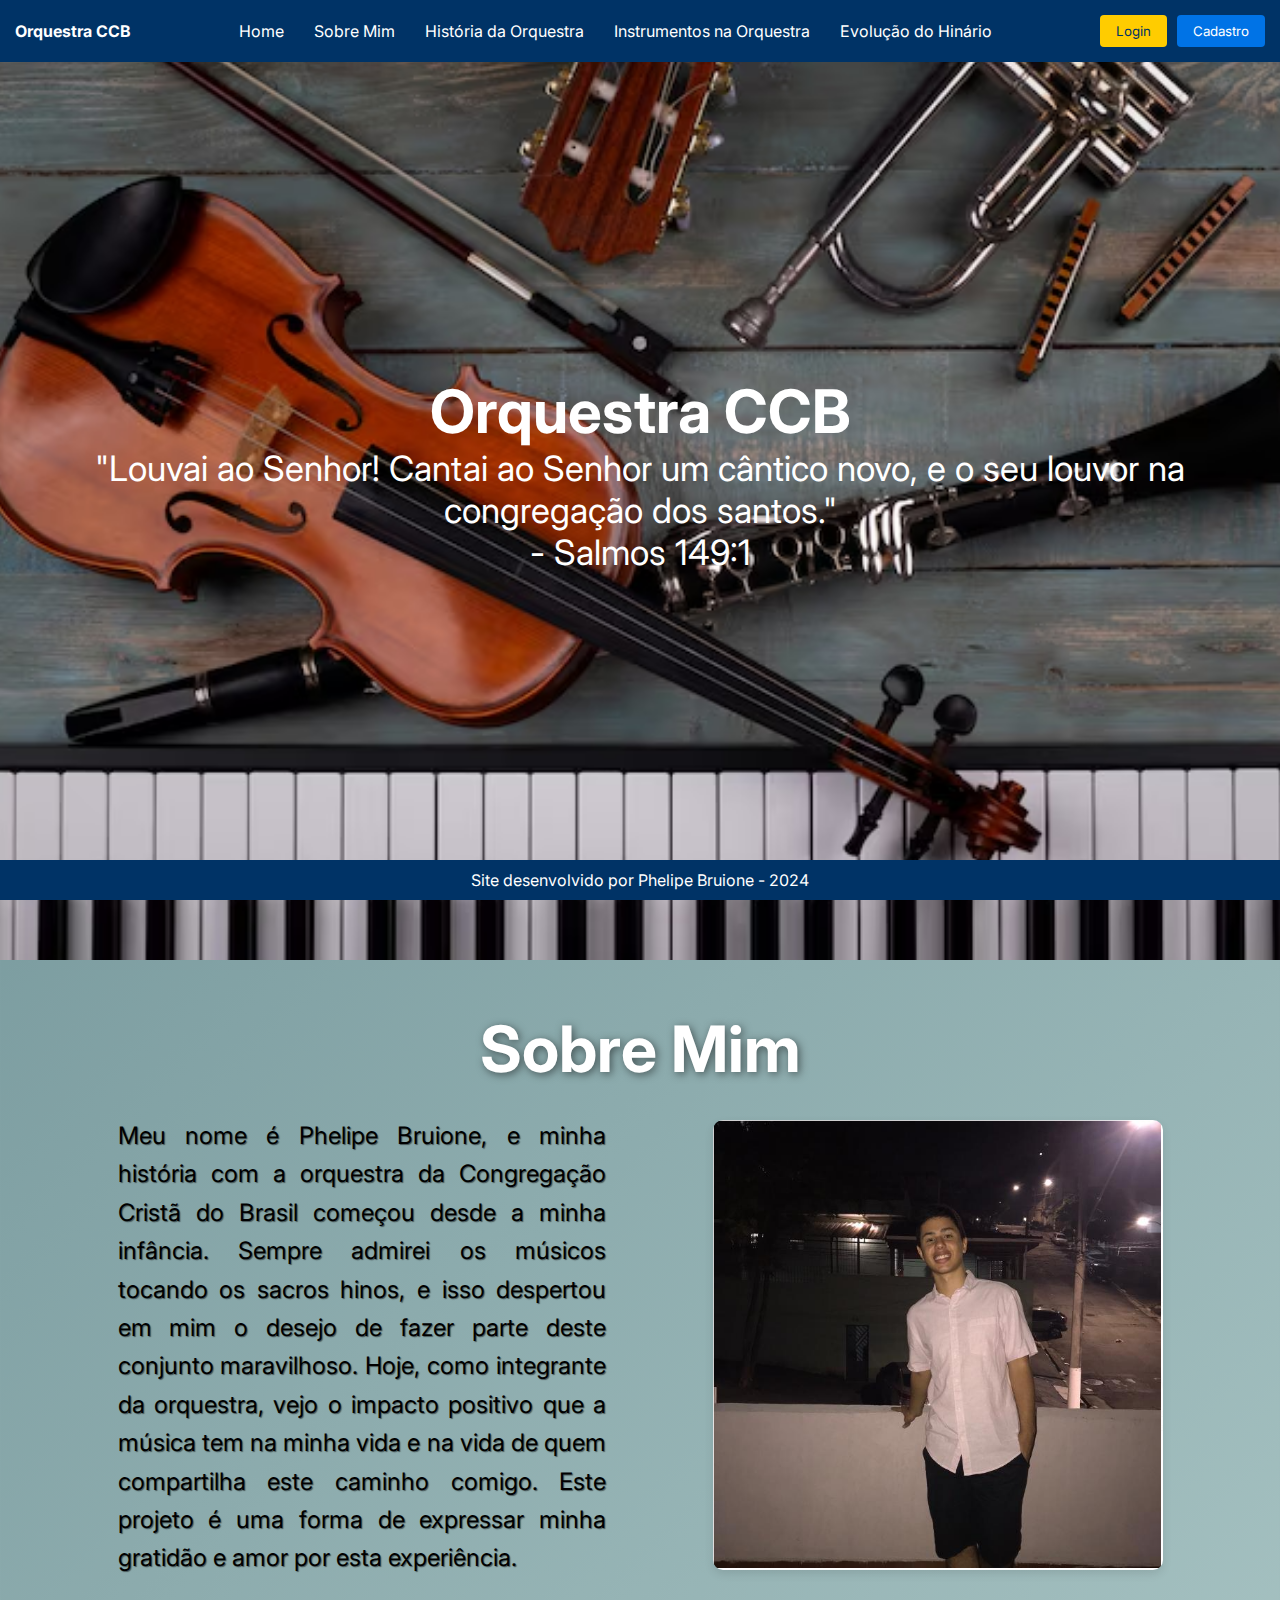
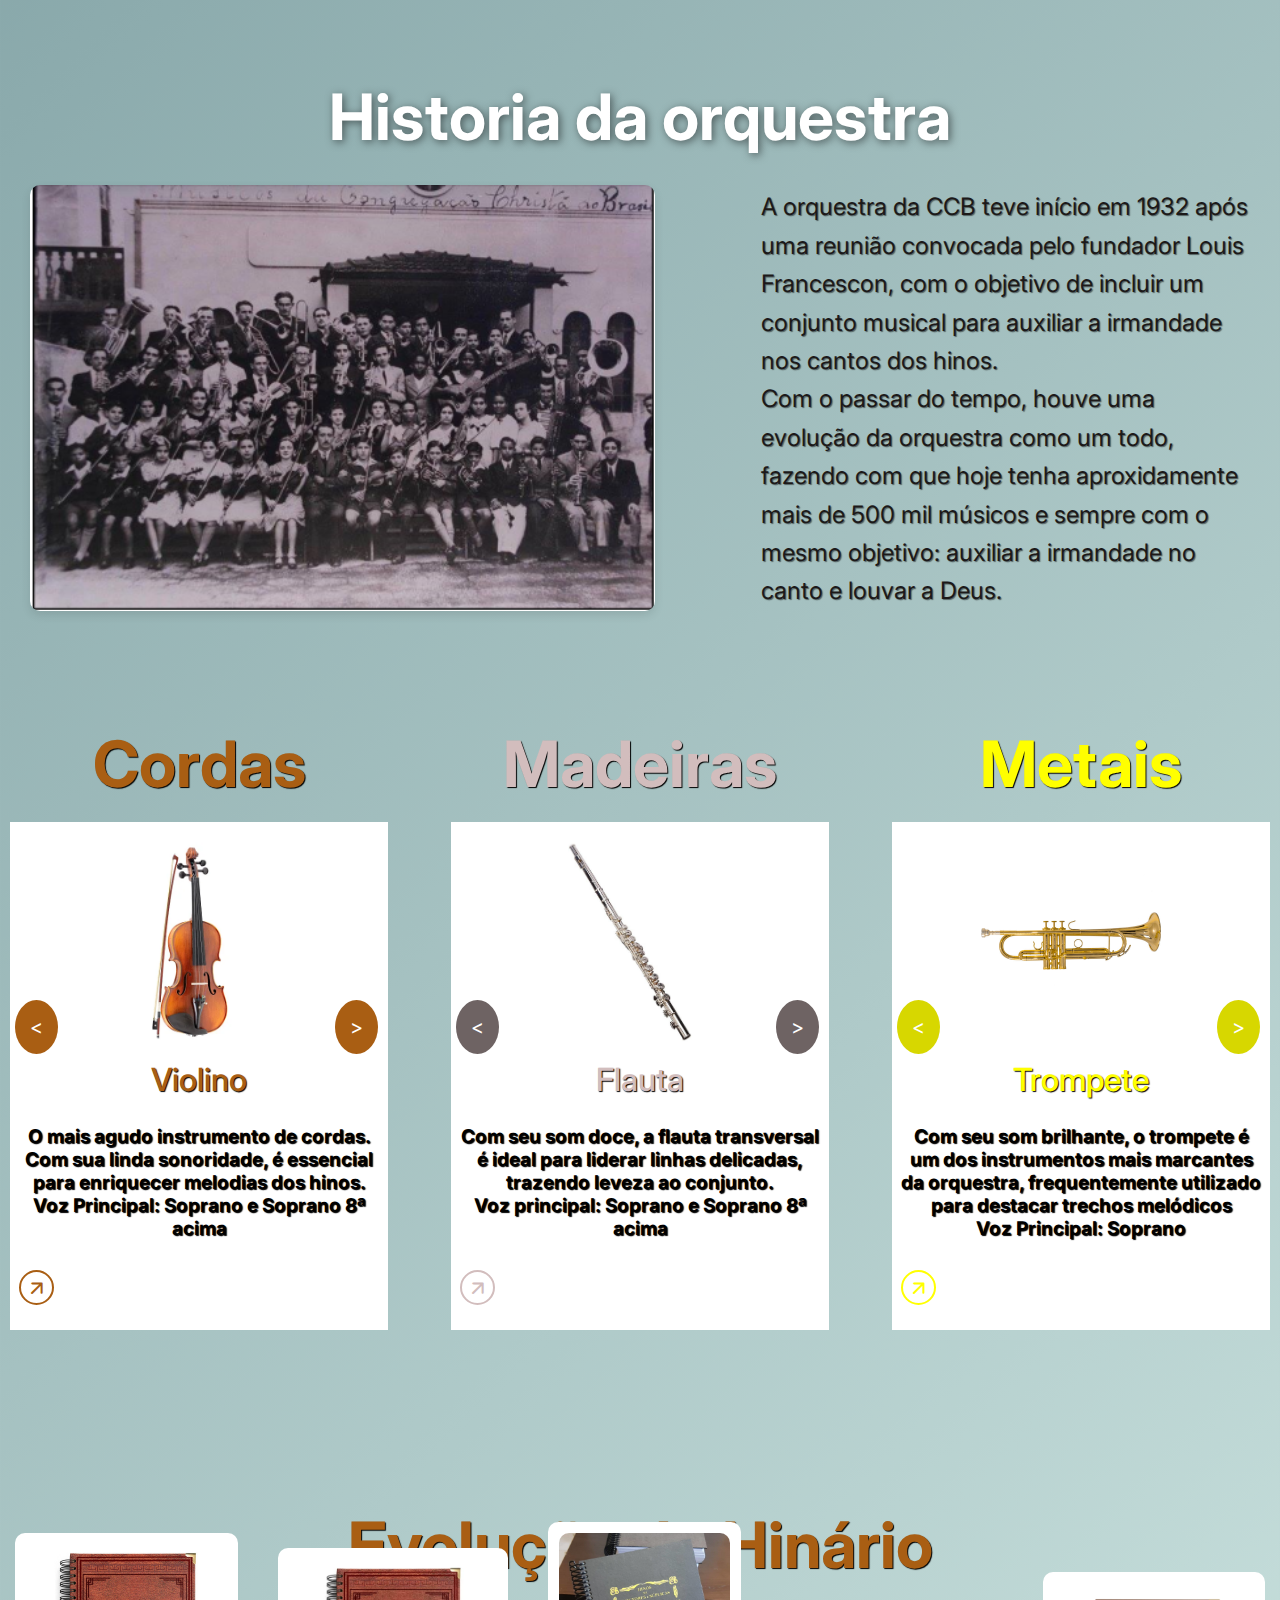
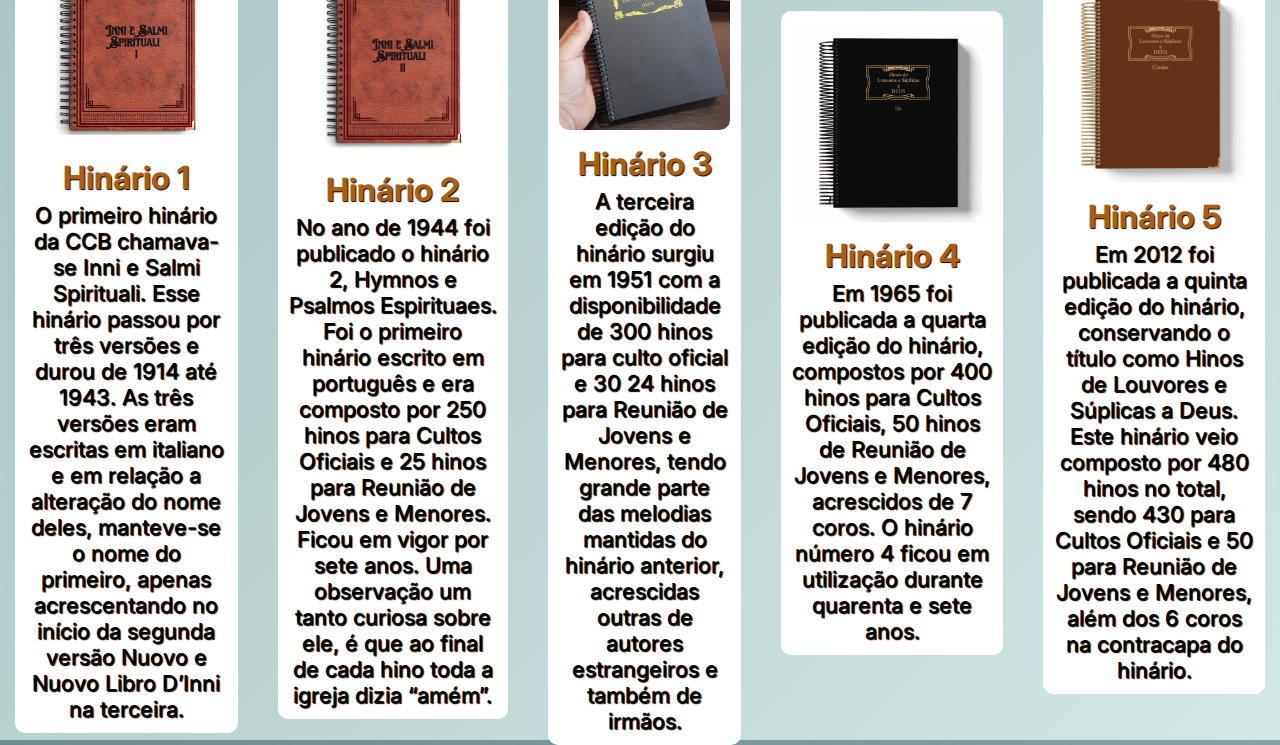
<file: site/public/index.html>
<!DOCTYPE html>
<html lang="pt-br">
<head>
    <meta charset="UTF-8">
    <meta name="viewport" content="width=device-width, initial-scale=1.0">
    <title>Orquestra CCB</title>
    <link rel="stylesheet" href="css/orq.css">
    <link rel="shortcut icon" href="assets/favicon/image.png" type="image/x-icon">
    <link rel="stylesheet" href="https://fonts.googleapis.com/css2?family=Material+Symbols+Rounded:opsz,wght,FILL,GRAD@24,400,0,0&icon_names=arrow_forward"/>
</head>
<body>
    <!-- Header -->
    <header>
        <nav class="navbar">
            <div class="logo">Orquestra CCB</div>
            <ul class="nav-links">
                <li><a href="#home">Home</a></li>
                <li><a href="#sobre-mim">Sobre Mim</a></li>
                <li><a href="#historia">História da Orquestra</a></li>
                <li><a href="#instrumentos">Instrumentos na Orquestra</a></li>
                <li><a href="#hinario">Evolução do Hinário</a></li>
            </ul>
            <div class="auth-buttons">
                <button class="btn login-btn" onclick="window.location.href='login.html'">Login</button>
                <button class="btn signup-btn" onclick="window.location.href='cadastro.html'"> Cadastro</button>
            </div>
            <div class="menu-icon" onclick="toggleMenu()">
                ☰
            </div>
        </nav>
    </header>

    <!-- Home Section -->
    <section id="home" class="section-home">
        <div class="msg">
            <h1>Orquestra CCB</h1>
            <p>"Louvai ao Senhor! Cantai ao Senhor um cântico novo, e o seu louvor na congregação dos santos." <br>- Salmos 149:1</p>
        </div>
    </section>

    <!-- Sobre Mim Section -->
    <section id="sobre-mim" class="sobre-mim">
        <h2>Sobre Mim</h2>
        <div class="sobre-mim-container">
            <div class="sobre-mim-texto">
                <p>
                    Meu nome é Phelipe Bruione, e minha história com a orquestra da Congregação Cristã do Brasil começou desde a minha infância. 
                    Sempre admirei os músicos tocando os sacros hinos, e isso despertou em mim o desejo de fazer parte deste conjunto maravilhoso. 
                    Hoje, como integrante da orquestra, vejo o impacto positivo que a música tem na minha vida e na vida de quem compartilha este caminho comigo. 
                    Este projeto é uma forma de expressar minha gratidão e amor por esta experiência.
                </p>
            </div>
            <div class="sobre-mim-imagem">
                <img src="assets/imgs/fotoMinha.png" alt="Foto de Phelipe Bruione" />
            </div>
        </div>
    </section>

    <!-- História da Orquestra Section -->
    <section id="historia" class="historia">
        <h2>Historia da orquestra</h2>
        <div class="historia-container">
            <div class="historia-imagem">
                <img src="assets/imgs/historia.png" alt="História da Orquestra">
            </div>
            <div class="historia-texto">
                <p>A orquestra da CCB teve início em 1932 após uma reunião convocada pelo fundador Louis Francescon, com o objetivo de incluir um conjunto musical para auxiliar a irmandade nos cantos dos hinos.</p>
                <p>
                    Com o passar do tempo, houve uma evolução da orquestra como um todo, fazendo com que hoje tenha aproxidamente mais de 500 mil músicos e sempre com o mesmo objetivo: auxiliar a irmandade no canto e louvar a Deus.
                </p>
            </div>
        </div>
    </section>

    <!-- Section de instrumentos -->
    <section class="instrumentos" id="instrumentos">
        <div class="container-cordas">
            <h2 class="titulo-categoria">Cordas</h2>
            <button class="slider-btn-cordas prev-btn-cordas"><</button>
            <div class="card-cordas">
                <ul class="lista">
                    <!-- Card Violino -->
                    <li class="item-lista-cordas active">
                        <a href="#" class="link">
                            <img src="assets/imgs/cordas/violino.png" alt="Foto do Violino" class="img">
                            <p class="titulo-cordas">Violino</p>
                            <h2 class="texto">O mais agudo instrumento de cordas. Com sua linda sonoridade, é essencial para enriquecer melodias dos hinos.<br>
                            Voz Principal: Soprano e Soprano 8ª acima</h2>
                            <button class="botao-seta-cordas material-symbols-rounded">
                                arrow_forward
                            </button>
                        </a>
                    </li>

                    <!-- Card Viola -->
                    <li class="item-lista-cordas">
                        <a href="#" class="link">
                            <img src="assets/imgs/cordas/viola.png" alt="Foto do Viola" class="img">
                            <p class="titulo-cordas">Viola</p>
                            <h2 class="texto">Parecida com o violino, mas com um som mais grave e encorpado, complementando a harmonia com suavidade.<br>
                            Voz Principal: Tenor.</h2>
                            <button class="botao-seta-cordas material-symbols-rounded">
                                arrow_forward
                            </button>
                        </a>
                    </li>

                    <!-- Card Cello -->
                    <li class="item-lista-cordas">
                        <a href="#" class="link">
                            <img src="assets/imgs/cordas/cello.png" alt="Foto do cello" class="img">
                            <p class="titulo-cordas">Violoncello</p>
                            <h2 class="texto">Conhecido por seu tom profundo e emotivo, o cello adiciona riqueza e profundidade às músicas, trazendo uma base melódica marcante.<br>
                            Voz principal: Baixo.</h2>
                            <button class="botao-seta-cordas material-symbols-rounded">
                                arrow_forward
                            </button>
                        </a>
                    </li>
                </ul>
            </div>
            <button class="slider-btn-cordas next-btn-cordas">></button>
        </div>
        
        <div class="container-madeiras">
            <h2 class="titulo-categoria">Madeiras</h2>
            <button class="slider-btn-madeiras prev-btn-madeiras"><</button>
            <div class="card-madeiras">
                <ul class="lista">
                    <!-- Card Flauta -->
                    <li class="item-lista-madeiras active">
                        <a href="#" class="link">
                            <img src="assets/imgs/madeiras/flauta.png" alt="Foto da Flauta" class="img">
                            <p class="titulo-madeiras">Flauta</p>
                            <h2 class="texto">Com seu som doce, a flauta transversal é ideal para liderar linhas delicadas, trazendo leveza ao conjunto.
                            <br>Voz principal: Soprano e Soprano 8ª acima
                            </h2>
                            <button class="botao-seta-madeiras material-symbols-rounded">
                                arrow_forward
                            </button>
                        </a>
                    </li>

                    <!-- Card Oboé -->
                    <li class="item-lista-madeiras">
                        <a href="#" class="link">
                            <img src="assets/imgs/madeiras/oboe.png" alt="Foto do oboé" class="img">
                            <p class="titulo-madeiras">Oboé</p>
                            <h2 class="texto">Conhecido por seu timbre nasal e expressivo, o oboé adiciona uma qualidade distinta e emocional às músicas, sendo essencial em passagens melódicas marcantes.
                            <br>Voz principal: Soprano
                            </h2>
                            <button class="botao-seta-madeiras material-symbols-rounded">
                                arrow_forward
                            </button>
                        </a>
                    </li>
                    
                    <!-- Card Oboé D'Amore -->
                    <li class="item-lista-madeiras">
                        <a href="#" class="link">
                            <img src="assets/imgs/madeiras/oboeDamore.png" alt="Foto do oboedamore" class="img">
                            <p class="titulo-madeiras">Oboé D'Amore </p>
                            <h2 class="texto">Uma versão mais suave e grave do oboé, o oboé d’amoré traz um tom caloroso e cheio de sentimento, ideal para harmonias delicadas.<br>
                            Voz Principal: Soprano</h2>
                            <button class="botao-seta-madeiras material-symbols-rounded">
                                arrow_forward
                            </button>
                        </a>
                    </li>

                    <!-- Card Corné Inglês -->
                    <li class="item-lista-madeiras">
                        <a href="#" class="link">
                            <img src="assets/imgs/madeiras/corne.png" alt="Foto do corne ingles" class="img">
                            <p class="titulo-madeiras">Corne Inglês</p>
                            <h2 class="texto">Com sua sonoridade rica e profunda, o corné inglês complementa o oboé com notas mais graves e uma textura especial em passagens líricas.<br>
                            Voz Principal: Contralto</h2>
                            <button class="botao-seta-madeiras material-symbols-rounded">
                                arrow_forward
                            </button>
                        </a>
                    </li>

                    <!-- Card Fagote -->
                    <li class="item-lista-madeiras">
                        <a href="#" class="link">
                            <img src="assets/imgs/madeiras/fagote.png" alt="Foto do Fagote" class="img">
                            <p class="titulo-madeiras">Fagote</p>
                            <h2 class="texto">O fagote é o instrumento mais grave das madeiras, com um som encorpado e ressonante que dá suporte à harmonia e traz profundidade às peças.
                            <br>Voz Principal: Baixo
                            </h2>
                            <button class="botao-seta-madeiras material-symbols-rounded">
                                arrow_forward
                            </button>
                        </a>
                    </li>

                    <!-- Card Clarinente -->
                    <li class="item-lista-madeiras">
                        <a href="#" class="link">
                            <img src="assets/imgs/madeiras/clarinete.png" alt="Foto do Clarinente" class="img">
                            <p class="titulo-madeiras">Clarinete</p>
                            <h2 class="texto">Versátil e cheio de expressão, o clarinete é capaz de tocar desde passagens suaves e melancólicas até trechos alegres e dinâmicos, enriquecendo o conjunto.
                            <br> Voz Principal: Soprano
                            </h2>
                            <button class="botao-seta-madeiras material-symbols-rounded">
                                arrow_forward
                            </button>
                        </a>
                    </li>

                    <!-- Card Clarinente Alto -->
                    <li class="item-lista-madeiras">
                        <a href="#" class="link">
                            <img src="assets/imgs/madeiras/clarineteAlto.png" alt="Foto do Clarinente Alto" class="img">
                            <p class="titulo-madeiras">Clarinete Alto</p>
                            <h2 class="texto">Uma extensão do clarinete, o clarinete alto possui um som mais profundo e sombrio, sendo usado para criar contraste nas harmonias.
                            <br>Voz Principal: Tenor
                            </h2>
                            <button class="botao-seta-madeiras material-symbols-rounded">
                                arrow_forward
                            </button>
                        </a>
                    </li>

                     <!-- Card Clarinente Baixo -->
                     <li class="item-lista-madeiras">
                        <a href="#" class="link">
                            <img src="assets/imgs/madeiras/clarone.png" alt="Foto do Clarinente Baixo" class="img">
                            <p class="titulo-madeiras">Clarinete Baixo</p>
                            <h2 class="texto">Com seu timbre grave e poderoso, o clarinete baixo preenche a base harmônica das madeiras, adicionando peso e profundidade às músicas.<br>
                            Voz Principal: Baixo</h2>
                            <button class="botao-seta-madeiras material-symbols-rounded">
                                arrow_forward
                            </button>
                        </a>
                    </li>

                     <!-- Card Saxofone Soprano -->
                     <li class="item-lista-madeiras">
                        <a href="#" class="link">
                            <img src="assets/imgs/madeiras/saxSoprano.png" alt="Foto do sax soprano" class="img">
                            <p class="titulo-madeiras">Saxofone Soprano</p>
                            <h2 class="texto">O saxofone soprano tem um som brilhante e expressivo, com uma voz distinta que se destaca nas melodias mais leves.<br>Voz Principal: Soprano</h2>
                            <button class="botao-seta-madeiras material-symbols-rounded">
                                arrow_forward
                            </button>
                        </a>
                    </li>


                      <!-- Card Saxofone Alto -->
                      <li class="item-lista-madeiras">
                        <a href="#" class="link">
                            <img src="assets/imgs/madeiras/saxAlto.png" alt="Foto do sax alto" class="img">
                            <p class="titulo-madeiras">Saxofone Alto</p>
                            <h2 class="texto">Um dos saxofones mais comuns, o saxofone alto possui um timbre equilibrado e melodioso, sendo ideal para harmonias e solos marcantes.<br>Voz Principal: Contralto</h2>
                            <button class="botao-seta-madeiras material-symbols-rounded">
                                arrow_forward
                            </button>
                        </a>
                    </li>


                     <!-- Card Saxofone Tenor -->
                     <li class="item-lista-madeiras">
                        <a href="#" class="link">
                            <img src="assets/imgs/madeiras/saxTenor.png" alt="Foto do sax Tenor" class="img">
                            <p class="titulo-madeiras">Saxofone Tenor</p>
                            <h2 class="texto">O saxofone tenor combina potência e suavidade, trazendo uma sonoridade rica que complementa as outras madeiras com versatilidade.<br>Voz Principal: Tenor</h2>
                            <button class="botao-seta-madeiras material-symbols-rounded">
                                arrow_forward
                            </button>
                        </a>
                    </li>

                    <!-- Card Saxofone Barítono -->
                    <li class="item-lista-madeiras">
                        <a href="#" class="link">
                            <img src="assets/imgs/madeiras/saxBaritono.png" alt="Foto do sax Baritono" class="img">
                            <p class="titulo-madeiras">Saxofone Barítono</p>
                            <h2 class="texto">Com o som mais grave entre os saxofones, o barítono proporciona profundidade e uma base sólida ao conjunto, além de sua presença imponente.<br>Voz Principal: Baixo</h2>
                            <button class="botao-seta-madeiras material-symbols-rounded">
                                arrow_forward
                            </button>
                        </a>
                    </li>
                </ul>
            </div>
            <button class="slider-btn-madeiras next-btn-madeiras">></button>
        </div>


        <div class="container-metais">
            <h2 class="titulo-categoria">Metais</h2>
            <button class="slider-btn-metais prev-btn-metais"><</button>
            <div class="card-metais">
                <ul class="lista">
                    <!-- Card Trompete -->
                    <li class="item-lista-metais active">
                        <a href="#" class="link">
                            <img src="assets/imgs/metais/trompete.png" alt="Foto do Trompete" class="img">
                            <p class="titulo-metais">Trompete</p>
                            <h2 class="texto">Com seu som brilhante, o trompete é um dos instrumentos mais marcantes da orquestra, frequentemente utilizado para destacar trechos melódicos<br> Voz Principal: Soprano</h2>
                            <button class="botao-seta-metais material-symbols-rounded">
                                arrow_forward
                            </button>
                        </a>
                    </li>

                    <!-- Card Cornet -->
                    <li class="item-lista-metais">
                        <a href="#" class="link">
                            <img src="assets/imgs/metais/cornet.png" alt="Foto do Cornet" class="img">
                            <p class="titulo-metais">Cornet</p>
                            <h2 class="texto">Menor e com um som mais suave que o trompete, o cornet oferece delicadeza e flexibilidade, ideal para passagens melódicas e harmonias delicadas.<br>Voz Principal: Soprano</h2>
                            <button class="botao-seta-metais material-symbols-rounded">
                                arrow_forward
                            </button>
                        </a>
                    </li>

                    <!-- Card  Flugelhorn -->
                    <li class="item-lista-metais">
                        <a href="#" class="link">
                            <img src="assets/imgs/metais/flugelhorn.png" alt="Foto do flugelhorn" class="img">
                            <p class="titulo-metais">Flugelhorn</p>
                            <h2 class="texto">Conhecido por seu timbre aveludado e caloroso, o flugelhorn traz uma qualidade emocional, enriquecendo o conjunto com profundidade.<br>Voz Principal: Contralto</h2>
                            <button class="botao-seta-metais material-symbols-rounded">
                                arrow_forward
                            </button>
                        </a>
                    </li>


                    <!-- Card  Trompa -->
                    <li class="item-lista-metais">
                        <a href="#" class="link">
                            <img src="assets/imgs/metais/trompa.png" alt="Foto da Trompa" class="img">
                            <p class="titulo-metais">Trompa</p>
                            <h2 class="texto">Com seu som melodioso e envolvente, a trompa conecta os registros agudos e graves, proporcionando elegância e harmonia às músicas.<br>Voz Principal: Contralto</h2>
                            <button class="botao-seta-metais material-symbols-rounded">
                                arrow_forward
                            </button>
                        </a>
                    </li>

                    <!-- Card  Trombone -->
                    <li class="item-lista-metais">
                        <a href="#" class="link">
                            <img src="assets/imgs/metais/trombone.png "alt="Foto da Trombone" class="img">
                            <p class="titulo-metais">Trombone</p>
                            <h2 class="texto">O trombone combina potência e versatilidade, sendo essencial para destacar trechos vigorosos e adicionar textura às harmonias da orquestra.<br>Voz Principal: Tenor</h2>
                            <button class="botao-seta-metais material-symbols-rounded">
                                arrow_forward
                            </button>
                        </a>
                    </li>

                    <!-- Card  Trombonito -->
                    <li class="item-lista-metais">
                        <a href="#" class="link">
                            <img src="assets/imgs/metais/trombonito.png "alt="Foto da Trombonito" class="img">
                            <p class="titulo-metais">Trombonito</p>
                            <h2 class="texto">Uma versão menor do trombone, o trombonito mantém a força e o brilho do instrumento, mas com um som mais compacto às harmonias leves.<br>Voz Principal: Tenor</h2>
                            <button class="botao-seta-metais material-symbols-rounded">
                                arrow_forward
                            </button>
                        </a>
                    </li>


                     <!-- Card  Barítono -->
                     <li class="item-lista-metais">
                        <a href="#" class="link">
                            <img src="assets/imgs/metais/baritono.png" alt="Foto do Baritono" class="img">
                            <p class="titulo-metais">Barítono</p>
                            <h2 class="texto">Com um som versátil, o barítono preenche as harmonias intermediárias, equilibrando os registros graves e agudos da orquestra.<br>Voz Principal: Baixo</h2>
                            <button class="botao-seta-metais material-symbols-rounded">
                                arrow_forward
                            </button>
                        </a>
                    </li>


                     <!-- Card  Eufônio -->
                     <li class="item-lista-metais">
                        <a href="#" class="link">
                            <img src="assets/imgs/metais/eufonio.png"Foto da Eufônio" class="img">
                            <p class="titulo-metais">Eufônio</p>
                            <h2 class="texto">Similar ao barítono, mas com um timbre mais profundo, o eufônio se destaca por sua expressividade em melodias suaves e harmônicas.<br>Voz Principal: Baixo</h2>
                            <button class="botao-seta-metais material-symbols-rounded">
                                arrow_forward
                            </button>
                        </a>
                    </li>

                     <!-- Card Tuba -->
                     <li class="item-lista-metais">
                        <a href="#" class="link">
                            <img src="assets/imgs/metais/tuba.png"Foto da Tuba" class="img">
                            <p class="titulo-metais" Tuba>Tuba</p>
                            <h2 class="texto">O mais grave dos metais, a tuba é responsável por sustentar a base harmônica da orquestra, proporcionando profundidade às músicas.<br>Voz Principal: Baixo 8ª abaixo</h2>
                            <button class="botao-seta-metais material-symbols-rounded">
                                arrow_forward
                            </button>
                        </a>
                    </li>
                </ul>
            </div>
            <button class="slider-btn-metais next-btn-metais">></button>
        </div>
    </section>
    


    <!-- Hinário Section -->
    <section id="hinario" class="section-hinario">
        
        <div class="linha">
            <h2 class="titulo-hinario">Evolução do Hinário</h2>
            <div class="timeline">
                <div class="timeline-item">
                    <img src="assets/imgs/hinarios/hinario-1.png" alt="" class="img-hin-1">
                    <h2 class="hinarios">Hinário 1</h2>
                    <p>O primeiro hinário da CCB chamava-se Inni e Salmi Spirituali. Esse hinário passou por três versões e durou de 1914 até 1943.
                    As três
                    versões eram escritas em italiano e em relação a alteração do nome deles, manteve-se o nome
                    do primeiro, apenas acrescentando no início da segunda versão Nuovo e Nuovo Libro D’Inni
                    na terceira. </p>
                </div>
                <div class="timeline-item">
                    <img src="assets/imgs/hinarios/hinario-2.png" alt="" class="img-hin-2">
                    <h2 class="hinarios">Hinário 2</h2>
                    <p>No ano de 1944 foi publicado o hinário 2, Hymnos e Psalmos Espirituaes. Foi o primeiro hinário escrito em português e era composto por 250 hinos para Cultos Oficiais e 25 hinos para Reunião de Jovens e Menores. Ficou em vigor por sete anos.
                    Uma observação um
tanto curiosa sobre ele, é que ao final de cada hino toda a igreja dizia “amém”.
                    </p>
                </div>
                <div class="timeline-item">
                    <img src="assets/imgs/hinarios/hinario-3.png" alt="" class="img-hin-3">
                    <h2 class="hinarios">Hinário 3</h2>
                    <p>A terceira
                        edição do hinário surgiu em 1951 com a disponibilidade de 300 hinos para culto oficial e 30 
                        24
                        hinos para Reunião de Jovens e Menores, tendo grande parte das melodias mantidas do
                        hinário anterior, acrescidas outras de autores estrangeiros e também de irmãos.</p>
                </div>
                <div class="timeline-item">
                    <img src="assets/imgs/hinarios/hinario-4.png" alt="" class="img-hin-4">
                    <h2 class="hinarios">Hinário 4</h2>
                    <p>Em 1965
                        foi publicada a quarta edição do hinário, compostos por 400 hinos para Cultos Oficiais, 50
                        hinos de Reunião de Jovens e Menores, acrescidos de 7 coros. O hinário número 4 ficou em utilização durante quarenta e sete anos. </p>
                </div>
                <div class="timeline-item">
                    <img src="assets/imgs/hinarios/hinario-5.png" alt="" class="img-hin-4">
                    <h2 class="hinarios">Hinário 5</h2>
                    <p>Em 2012 foi publicada a quinta
                        edição do hinário, conservando o título como Hinos de Louvores e Súplicas a Deus. Este
                        hinário veio composto por 480 hinos no total, sendo 430 para Cultos Oficiais e 50 para
                        Reunião de Jovens e Menores, além dos 6 coros na contracapa do hinário. </p>
                </div>
            </div>
        </div>
    </section>


    <!-- Footer -->
    <footer>
        <p>Site desenvolvido por Phelipe Bruione - 2024</p>
    </footer>

    <!-- Adicione este código ao final do seu arquivo HTML -->
    <script>
    const navLinks = document.querySelector('.nav-links');
    function toggleMenu() {
        navLinks.classList.toggle('show');
    }
    </script>

    <script src="js/index.js"></script>
</body>
</html>
</file>
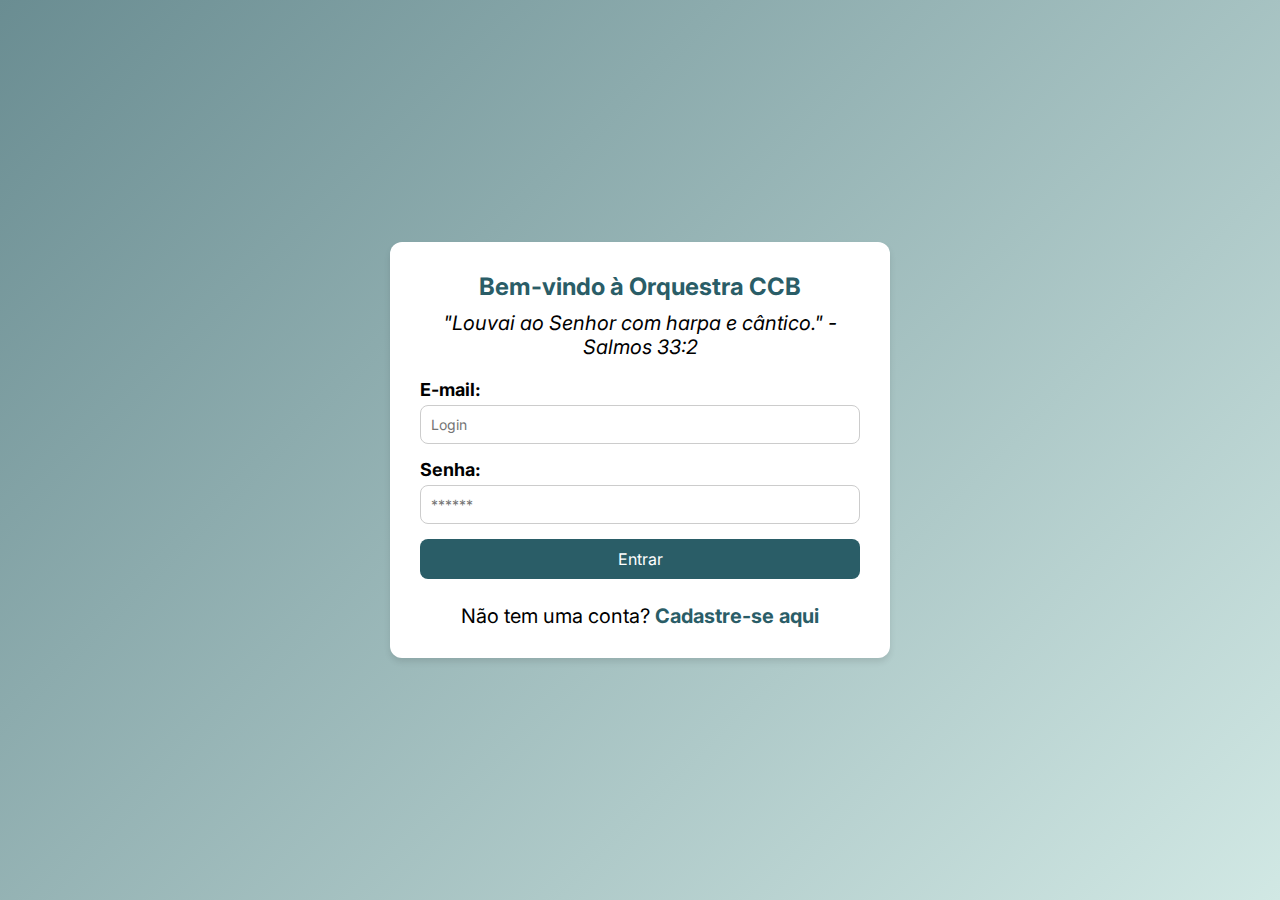
<file: site/public/login.html>
<!DOCTYPE html>
<html lang="pt-br">
    <head>
        <meta charset="UTF-8">
        <meta http-equiv="X-UA-Compatible" content="IE=edge">
        <meta name="viewport" content="width=device-width, initial-scale=1.0">
        <title>Orquestra CCB | Login</title>
        <script src="./js/sessao.js"></script>
        <link rel="shortcut icon" href="assets/favicon/image.png" type="image/x-icon">
        <link rel="stylesheet" href="css/cadastro-login.css">
    </head>
    
    <body>    
        <div class="login">
            <div class="alerta_erro">
                <div class="card_erro" id="cardErro">
                    <span id="mensagem_erro"></span>
                </div>
            </div>
            <div class="container">
                <div class="card card-login">
                    <h2>Bem-vindo à Orquestra CCB</h2>
            <p class="quote">"Louvai ao Senhor com harpa e cântico." - Salmos 33:2</p>
                    <div class="formulario">
                        <div class="campo">
                            <span>E-mail:</span>
                            <input id="email_input" type="text" placeholder="Login">
                        </div>
                        <div class="campo">
                            <span>Senha:</span>
                            <input id="senha_input" type="password" placeholder="******">
                        </div>

                        <button class="botao" onclick="entrar()">Entrar</button>

                        <p class="link">Não tem uma conta? <a href="cadastro.html">Cadastre-se aqui</a></p>
                    </div>
    
                    <div id="div_aguardar" class="loading-div">
                        <img src="assets/favicon/circle-loading.gif" id="loading-gif">
                    </div>
    
                    <div id="div_erros_login"></div>
                </div>
            </div>
        </div>   
    </body>
</html>



    <script>
  
  function entrar() {
    

        var emailVar = email_input.value;
        var senhaVar = senha_input.value;

        if (emailVar == "" || senhaVar == "") {
            alert("Preencha todos os campos!!");
            return false;
        }
        

        console.log("FORM LOGIN: ", emailVar);
        console.log("FORM SENHA: ", senhaVar);

        fetch("/usuarios/autenticar", {
            method: "POST",
            headers: {
                "Content-Type": "application/json"
            },
            body: JSON.stringify({
                emailServer: emailVar,
                senhaServer: senhaVar
            })
        }).then(function (resposta) {
            console.log("ESTOU NO THEN DO entrar()!")

            if (resposta.ok) {
                console.log(resposta);

                resposta.json().then(json => {
                    console.log(json);
                    console.log(JSON.stringify(json));
                    sessionStorage.EMAIL_USUARIO = json.email;
                    sessionStorage.NOME_USUARIO = json.nome;
                    sessionStorage.ID_USUARIO = json.id;

                    setTimeout(function () {
                        window.location = "quiz.html";
                    }, 1000); // apenas para exibir o loading

                });

            } else {

                console.log("Houve um erro ao tentar realizar o login!");

                resposta.text().then(texto => {
                    console.error(texto);
                    finalizarAguardar(texto);
                });
            }

        }).catch(function (erro) {
            console.log(erro);
        })

        return false;
    }

    </script>

<!-- </body>
</html> -->
</file>
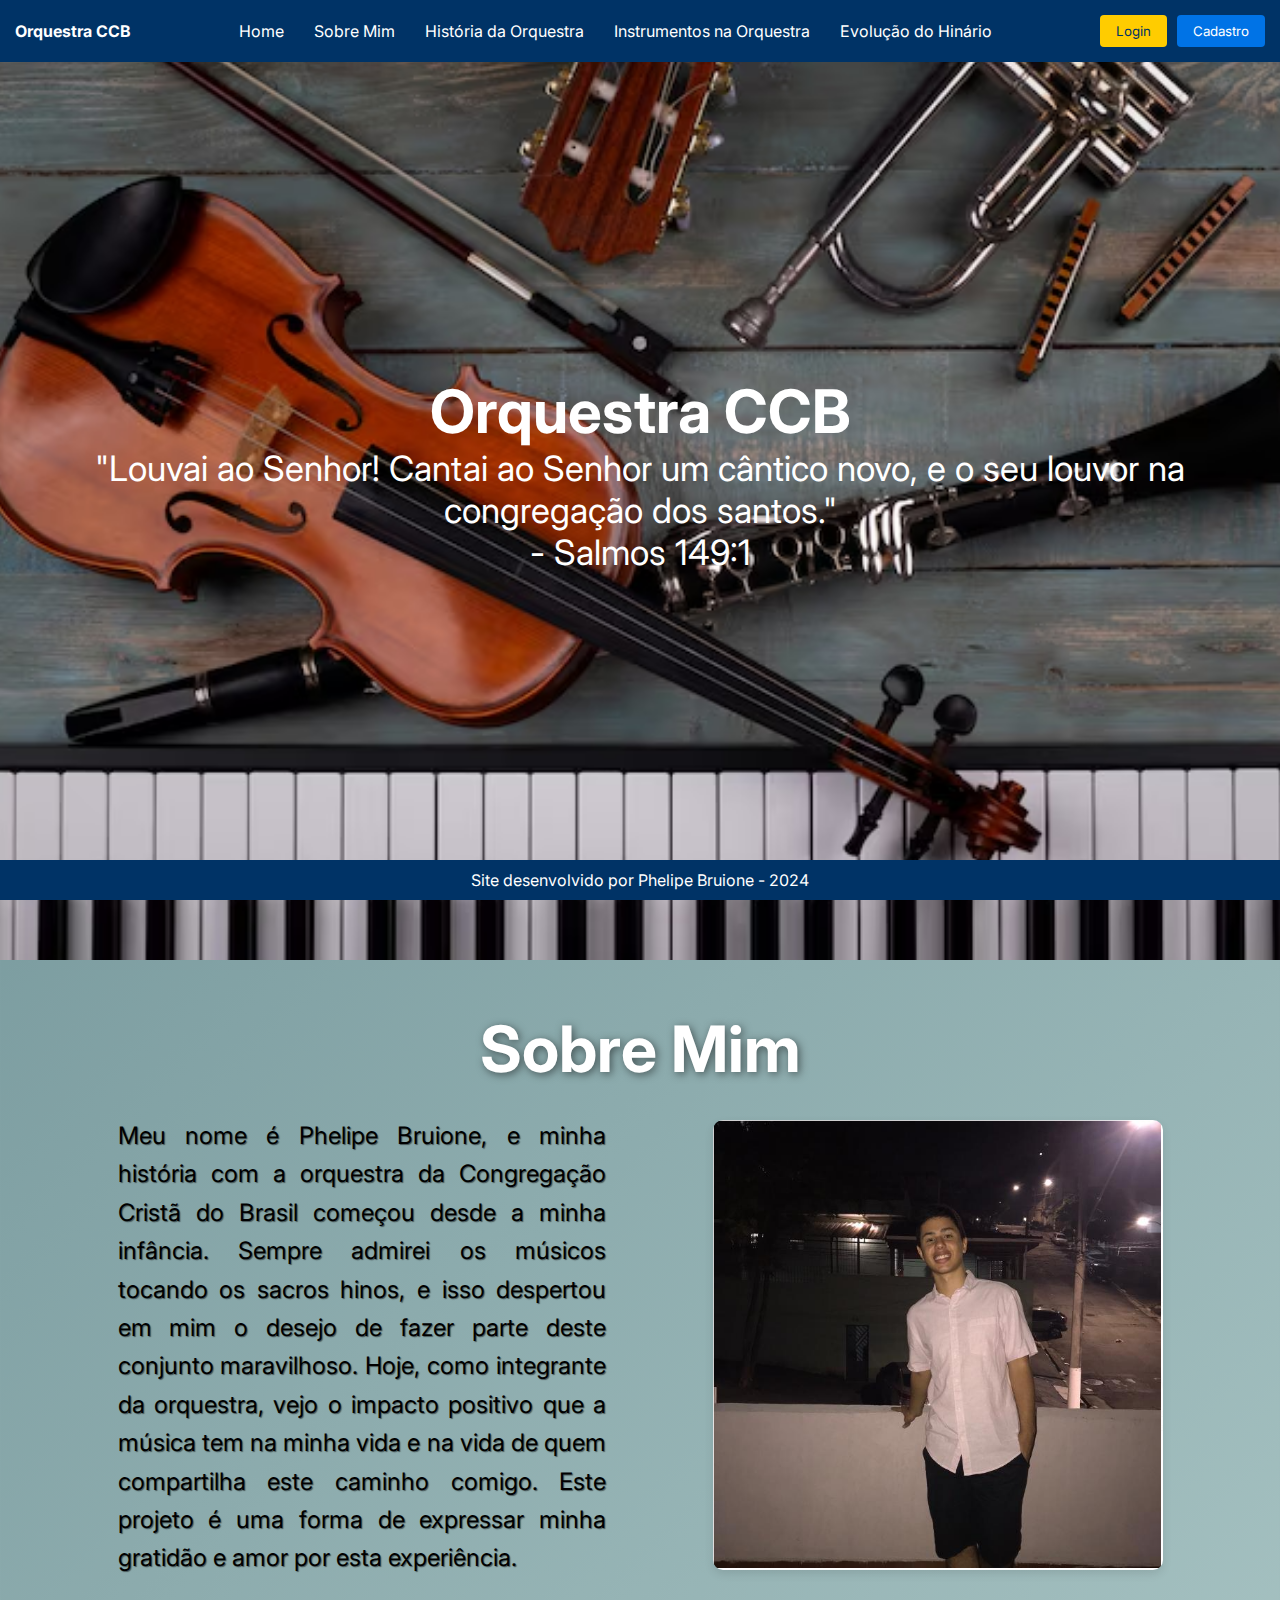
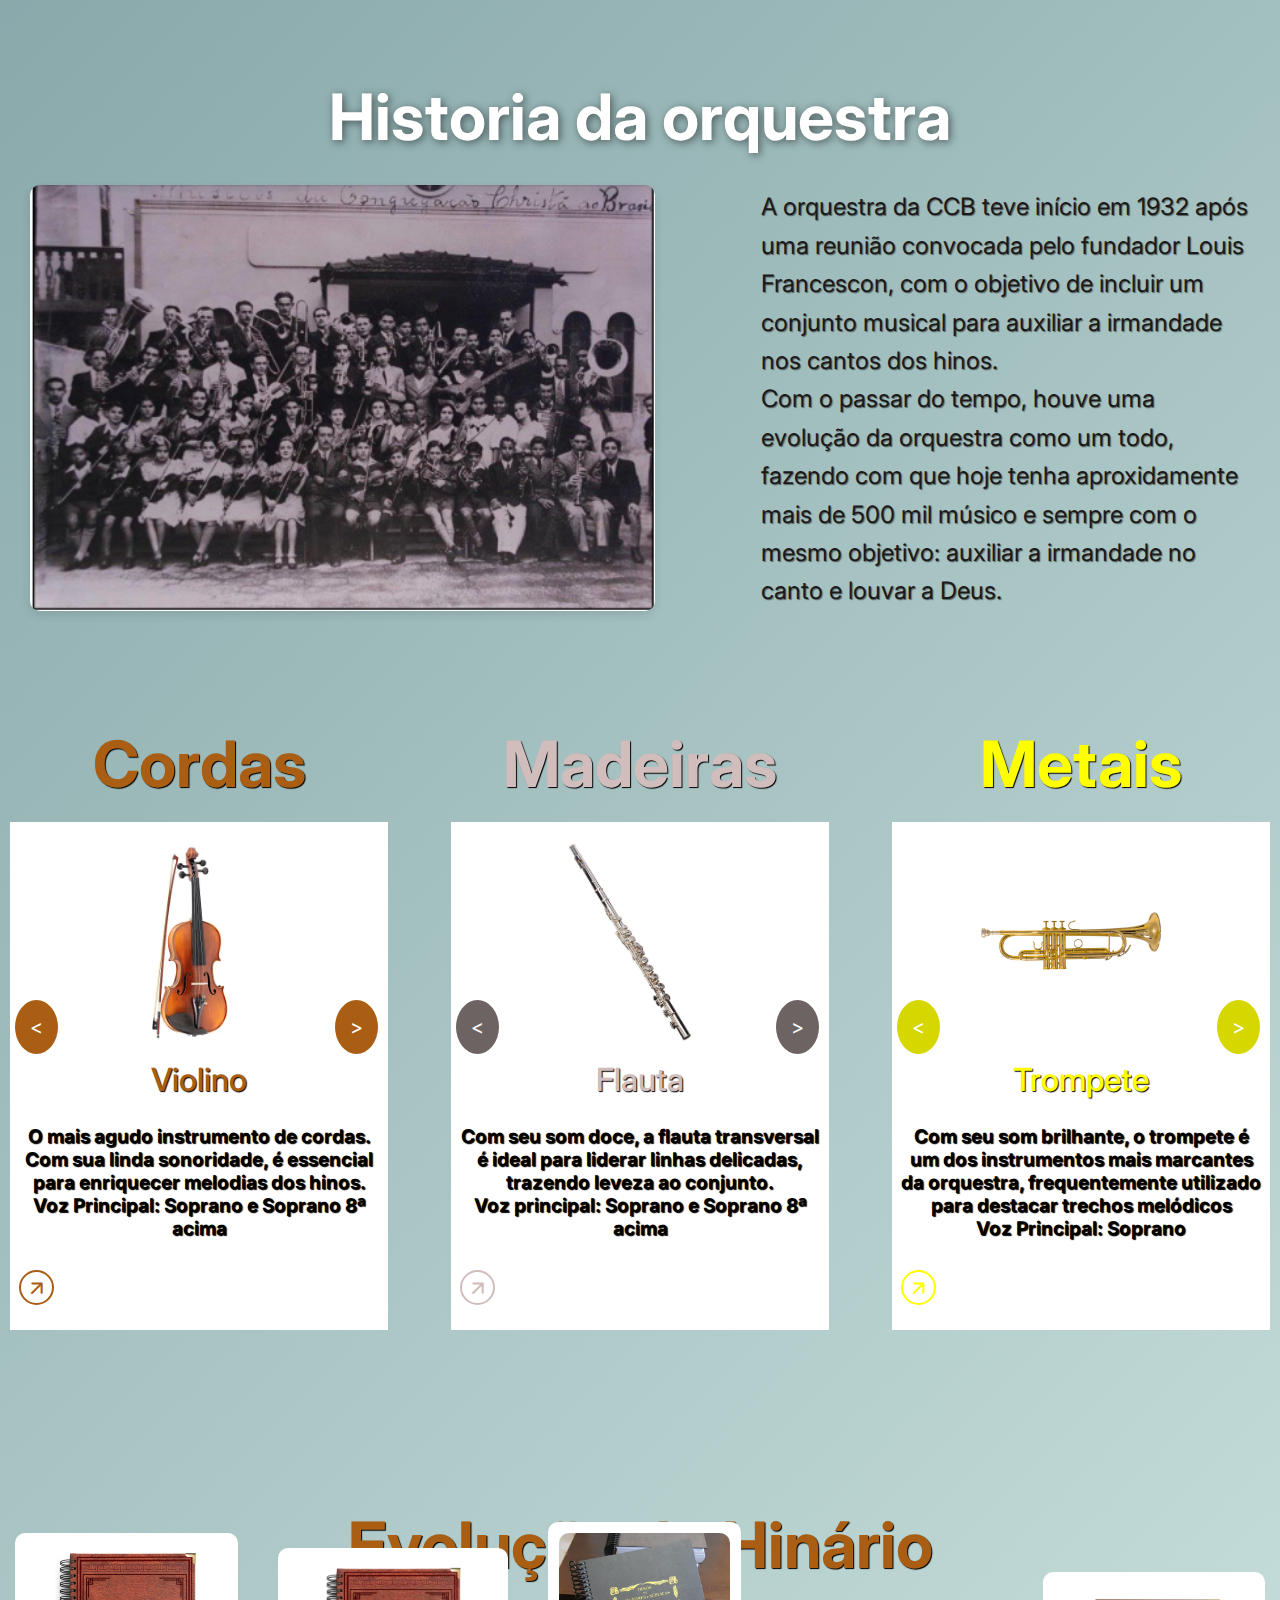
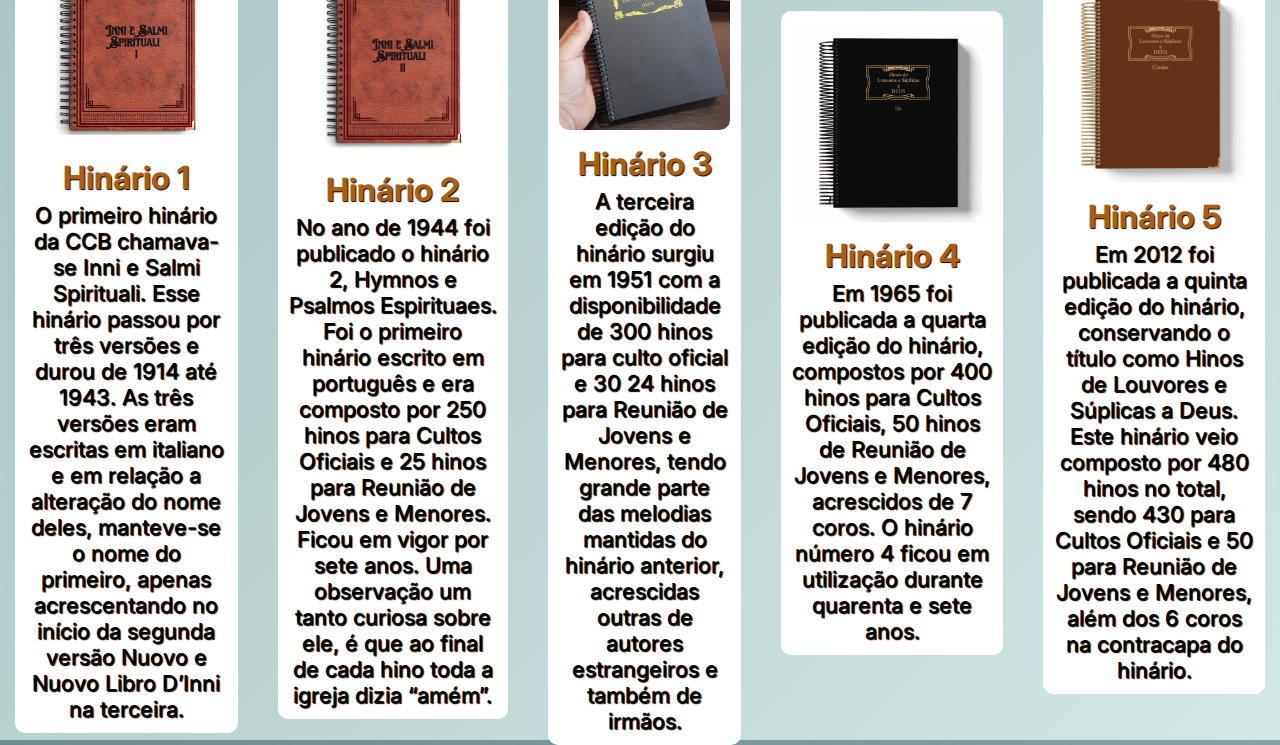
<file: site/public/orq.html>
<!DOCTYPE html>
<html lang="pt-br">
<head>
    <meta charset="UTF-8">
    <meta name="viewport" content="width=device-width, initial-scale=1.0">
    <title>Orquestra CCB</title>
    <link rel="stylesheet" href="../public/css/orq.css">
    <link rel="shortcut icon" href="../public/assets/favicon/image.png" type="image/x-icon">
    <link rel="stylesheet" href="https://fonts.googleapis.com/css2?family=Material+Symbols+Rounded:opsz,wght,FILL,GRAD@24,400,0,0&icon_names=arrow_forward"/>
</head>
<body>
    <!-- Header -->
    <header>
        <nav class="navbar">
            <div class="logo">Orquestra CCB</div>
            <ul class="nav-links">
                <li><a href="#home">Home</a></li>
                <li><a href="#sobre-mim">Sobre Mim</a></li>
                <li><a href="#historia">História da Orquestra</a></li>
                <li><a href="#instrumentos">Instrumentos na Orquestra</a></li>
                <li><a href="#hinario">Evolução do Hinário</a></li>
            </ul>
            <div class="auth-buttons">
                <button class="btn login-btn" onclick="window.location.href='login.html'">Login</button>
                <button class="btn signup-btn" onclick="window.location.href='cadastro.html'"> Cadastro</button>
            </div>
            <div class="menu-icon" onclick="toggleMenu()">
                ☰
            </div>
        </nav>
    </header>

    <!-- Home Section -->
    <section id="home" class="section-home">
        <div class="msg">
            <h1>Orquestra CCB</h1>
            <p>"Louvai ao Senhor! Cantai ao Senhor um cântico novo, e o seu louvor na congregação dos santos." <br>- Salmos 149:1</p>
        </div>
    </section>

    <!-- Sobre Mim Section -->
    <section id="sobre-mim" class="sobre-mim">
        <h2>Sobre Mim</h2>
        <div class="sobre-mim-container">
            <div class="sobre-mim-texto">
                <p>
                    Meu nome é Phelipe Bruione, e minha história com a orquestra da Congregação Cristã do Brasil começou desde a minha infância. 
                    Sempre admirei os músicos tocando os sacros hinos, e isso despertou em mim o desejo de fazer parte deste conjunto maravilhoso. 
                    Hoje, como integrante da orquestra, vejo o impacto positivo que a música tem na minha vida e na vida de quem compartilha este caminho comigo. 
                    Este projeto é uma forma de expressar minha gratidão e amor por esta experiência.
                </p>
            </div>
            <div class="sobre-mim-imagem">
                <img src="../public/assets/imgs/fotoMinha.png" alt="Foto de Phelipe Bruione" />
            </div>
        </div>
    </section>

    <!-- História da Orquestra Section -->
    <section id="historia" class="historia">
        <h2>Historia da orquestra</h2>
        <div class="historia-container">
            <div class="historia-imagem">
                <img src="../public/assets/imgs/historia.png" alt="História da Orquestra">
            </div>
            <div class="historia-texto">
                <p>A orquestra da CCB teve início em 1932 após uma reunião convocada pelo fundador Louis Francescon, com o objetivo de incluir um conjunto musical para auxiliar a irmandade nos cantos dos hinos.</p>
                <p>
                    Com o passar do tempo, houve uma evolução da orquestra como um todo, fazendo com que hoje tenha aproxidamente mais de 500 mil músico e sempre com o mesmo objetivo: auxiliar a irmandade no canto e louvar a Deus.
                </p>
            </div>
        </div>
    </section>

    <!-- Section de instrumentos -->
    <section class="instrumentos" id="instrumentos">
        <div class="container-cordas">
            <h2 class="titulo-categoria">Cordas</h2>
            <button class="slider-btn-cordas prev-btn-cordas"><</button>
            <div class="card-cordas">
                <ul class="lista">
                    <!-- Card Violino -->
                    <li class="item-lista-cordas active">
                        <a href="#" class="link">
                            <img src="../public/assets/imgs/cordas/violino.png" alt="Foto do Violino" class="img">
                            <p class="titulo-cordas">Violino</p>
                            <h2 class="texto">O mais agudo instrumento de cordas. Com sua linda sonoridade, é essencial para enriquecer melodias dos hinos.<br>
                            Voz Principal: Soprano e Soprano 8ª acima</h2>
                            <button class="botao-seta-cordas material-symbols-rounded">
                                arrow_forward
                            </button>
                        </a>
                    </li>

                    <!-- Card Viola -->
                    <li class="item-lista-cordas">
                        <a href="#" class="link">
                            <img src="../public/assets/imgs/cordas/viola.png" alt="Foto do Viola" class="img">
                            <p class="titulo-cordas">Viola</p>
                            <h2 class="texto">Parecida com o violino, mas com um som mais grave e encorpado, complementando a harmonia com suavidade.<br>
                            Voz Principal: Tenor.</h2>
                            <button class="botao-seta-cordas material-symbols-rounded">
                                arrow_forward
                            </button>
                        </a>
                    </li>

                    <!-- Card Cello -->
                    <li class="item-lista-cordas">
                        <a href="#" class="link">
                            <img src="../public/assets/imgs/cordas/cello.png" alt="Foto do cello" class="img">
                            <p class="titulo-cordas">Violoncello</p>
                            <h2 class="texto">Conhecido por seu tom profundo e emotivo, o cello adiciona riqueza e profundidade às músicas, trazendo uma base melódica marcante.<br>
                            Voz principal: Baixo.</h2>
                            <button class="botao-seta-cordas material-symbols-rounded">
                                arrow_forward
                            </button>
                        </a>
                    </li>
                </ul>
            </div>
            <button class="slider-btn-cordas next-btn-cordas">></button>
        </div>
        
        <div class="container-madeiras">
            <h2 class="titulo-categoria">Madeiras</h2>
            <button class="slider-btn-madeiras prev-btn-madeiras"><</button>
            <div class="card-madeiras">
                <ul class="lista">
                    <!-- Card Flauta -->
                    <li class="item-lista-madeiras active">
                        <a href="#" class="link">
                            <img src="../public/assets/imgs/madeiras/flauta.png" alt="Foto da Flauta" class="img">
                            <p class="titulo-madeiras">Flauta</p>
                            <h2 class="texto">Com seu som doce, a flauta transversal é ideal para liderar linhas delicadas, trazendo leveza ao conjunto.
                            <br>Voz principal: Soprano e Soprano 8ª acima
                            </h2>
                            <button class="botao-seta-madeiras material-symbols-rounded">
                                arrow_forward
                            </button>
                        </a>
                    </li>

                    <!-- Card Oboé -->
                    <li class="item-lista-madeiras">
                        <a href="#" class="link">
                            <img src="../public/assets/imgs/madeiras/oboe.png" alt="Foto do oboé" class="img">
                            <p class="titulo-madeiras">Oboé</p>
                            <h2 class="texto">Conhecido por seu timbre nasal e expressivo, o oboé adiciona uma qualidade distinta e emocional às músicas, sendo essencial em passagens melódicas marcantes.
                            <br>Voz principal: Soprano
                            </h2>
                            <button class="botao-seta-madeiras material-symbols-rounded">
                                arrow_forward
                            </button>
                        </a>
                    </li>
                    
                    <!-- Card Oboé D'Amore -->
                    <li class="item-lista-madeiras">
                        <a href="#" class="link">
                            <img src="../public/assets/imgs/madeiras/oboeDamore.png" alt="Foto do oboedamore" class="img">
                            <p class="titulo-madeiras">Oboé D'Amore </p>
                            <h2 class="texto">Uma versão mais suave e grave do oboé, o oboé d’amoré traz um tom caloroso e cheio de sentimento, ideal para harmonias delicadas.<br>
                            Voz Principal: Soprano</h2>
                            <button class="botao-seta-madeiras material-symbols-rounded">
                                arrow_forward
                            </button>
                        </a>
                    </li>

                    <!-- Card Corné Inglês -->
                    <li class="item-lista-madeiras">
                        <a href="#" class="link">
                            <img src="../public/assets/imgs/madeiras/corne.png" alt="Foto do corne ingles" class="img">
                            <p class="titulo-madeiras">Corne Inglês</p>
                            <h2 class="texto">Com sua sonoridade rica e profunda, o corné inglês complementa o oboé com notas mais graves e uma textura especial em passagens líricas.<br>
                            Voz Principal: Contralto</h2>
                            <button class="botao-seta-madeiras material-symbols-rounded">
                                arrow_forward
                            </button>
                        </a>
                    </li>

                    <!-- Card Fagote -->
                    <li class="item-lista-madeiras">
                        <a href="#" class="link">
                            <img src="../public/assets/imgs/madeiras/fagote.png" alt="Foto do Fagote" class="img">
                            <p class="titulo-madeiras">Fagote</p>
                            <h2 class="texto">O fagote é o instrumento mais grave das madeiras, com um som encorpado e ressonante que dá suporte à harmonia e traz profundidade às peças.
                            <br>Voz Principal: Baixo
                            </h2>
                            <button class="botao-seta-madeiras material-symbols-rounded">
                                arrow_forward
                            </button>
                        </a>
                    </li>

                    <!-- Card Clarinente -->
                    <li class="item-lista-madeiras">
                        <a href="#" class="link">
                            <img src="../public/assets/imgs/madeiras/clarinete.png" alt="Foto do Clarinente" class="img">
                            <p class="titulo-madeiras">Clarinete</p>
                            <h2 class="texto">Versátil e cheio de expressão, o clarinete é capaz de tocar desde passagens suaves e melancólicas até trechos alegres e dinâmicos, enriquecendo o conjunto.
                            <br> Voz Principal: Soprano
                            </h2>
                            <button class="botao-seta-madeiras material-symbols-rounded">
                                arrow_forward
                            </button>
                        </a>
                    </li>

                    <!-- Card Clarinente Alto -->
                    <li class="item-lista-madeiras">
                        <a href="#" class="link">
                            <img src="../public/assets/imgs/madeiras/clarineteAlto.png" alt="Foto do Clarinente Alto" class="img">
                            <p class="titulo-madeiras">Clarinete Alto</p>
                            <h2 class="texto">Uma extensão do clarinete, o clarinete alto possui um som mais profundo e sombrio, sendo usado para criar contraste nas harmonias.
                            <br>Voz Principal: Tenor
                            </h2>
                            <button class="botao-seta-madeiras material-symbols-rounded">
                                arrow_forward
                            </button>
                        </a>
                    </li>

                     <!-- Card Clarinente Baixo -->
                     <li class="item-lista-madeiras">
                        <a href="#" class="link">
                            <img src="../public/assets/imgs/madeiras/clarone.png" alt="Foto do Clarinente Baixo" class="img">
                            <p class="titulo-madeiras">Clarinete Baixo</p>
                            <h2 class="texto">Com seu timbre grave e poderoso, o clarinete baixo preenche a base harmônica das madeiras, adicionando peso e profundidade às músicas.<br>
                            Voz Principal: Baixo</h2>
                            <button class="botao-seta-madeiras material-symbols-rounded">
                                arrow_forward
                            </button>
                        </a>
                    </li>

                     <!-- Card Saxofone Soprano -->
                     <li class="item-lista-madeiras">
                        <a href="#" class="link">
                            <img src="../public/assets/imgs/madeiras/saxSoprano.png" alt="Foto do sax soprano" class="img">
                            <p class="titulo-madeiras">Saxofone Soprano</p>
                            <h2 class="texto">O saxofone soprano tem um som brilhante e expressivo, com uma voz distinta que se destaca nas melodias mais leves.<br>Voz Principal: Soprano</h2>
                            <button class="botao-seta-madeiras material-symbols-rounded">
                                arrow_forward
                            </button>
                        </a>
                    </li>


                      <!-- Card Saxofone Alto -->
                      <li class="item-lista-madeiras">
                        <a href="#" class="link">
                            <img src="../public/assets/imgs/madeiras/saxAlto.png" alt="Foto do sax alto" class="img">
                            <p class="titulo-madeiras">Saxofone Alto</p>
                            <h2 class="texto">Um dos saxofones mais comuns, o saxofone alto possui um timbre equilibrado e melodioso, sendo ideal para harmonias e solos marcantes.<br>Voz Principal: Contralto</h2>
                            <button class="botao-seta-madeiras material-symbols-rounded">
                                arrow_forward
                            </button>
                        </a>
                    </li>


                     <!-- Card Saxofone Tenor -->
                     <li class="item-lista-madeiras">
                        <a href="#" class="link">
                            <img src="../public/assets/imgs/madeiras/saxTenor.png" alt="Foto do sax Tenor" class="img">
                            <p class="titulo-madeiras">Saxofone Tenor</p>
                            <h2 class="texto">O saxofone tenor combina potência e suavidade, trazendo uma sonoridade rica que complementa as outras madeiras com versatilidade.<br>Voz Principal: Tenor</h2>
                            <button class="botao-seta-madeiras material-symbols-rounded">
                                arrow_forward
                            </button>
                        </a>
                    </li>

                    <!-- Card Saxofone Barítono -->
                    <li class="item-lista-madeiras">
                        <a href="#" class="link">
                            <img src="../public/assets/imgs/madeiras/saxBaritono.png" alt="Foto do sax Baritono" class="img">
                            <p class="titulo-madeiras">Saxofone Barítono</p>
                            <h2 class="texto">Com o som mais grave entre os saxofones, o barítono proporciona profundidade e uma base sólida ao conjunto, além de sua presença imponente.<br>Voz Principal: Baixo</h2>
                            <button class="botao-seta-madeiras material-symbols-rounded">
                                arrow_forward
                            </button>
                        </a>
                    </li>
                </ul>
            </div>
            <button class="slider-btn-madeiras next-btn-madeiras">></button>
        </div>


        <div class="container-metais">
            <h2 class="titulo-categoria">Metais</h2>
            <button class="slider-btn-metais prev-btn-metais"><</button>
            <div class="card-metais">
                <ul class="lista">
                    <!-- Card Trompete -->
                    <li class="item-lista-metais active">
                        <a href="#" class="link">
                            <img src="../public/assets/imgs/metais/trompete.png" alt="Foto do Trompete" class="img">
                            <p class="titulo-metais">Trompete</p>
                            <h2 class="texto">Com seu som brilhante, o trompete é um dos instrumentos mais marcantes da orquestra, frequentemente utilizado para destacar trechos melódicos<br> Voz Principal: Soprano</h2>
                            <button class="botao-seta-metais material-symbols-rounded">
                                arrow_forward
                            </button>
                        </a>
                    </li>

                    <!-- Card Cornet -->
                    <li class="item-lista-metais">
                        <a href="#" class="link">
                            <img src="../public/assets/imgs/metais/cornet.png" alt="Foto do Cornet" class="img">
                            <p class="titulo-metais">Cornet</p>
                            <h2 class="texto">Menor e com um som mais suave que o trompete, o cornet oferece delicadeza e flexibilidade, ideal para passagens melódicas e harmonias delicadas.<br>Voz Principal: Soprano</h2>
                            <button class="botao-seta-metais material-symbols-rounded">
                                arrow_forward
                            </button>
                        </a>
                    </li>

                    <!-- Card  Flugelhorn -->
                    <li class="item-lista-metais">
                        <a href="#" class="link">
                            <img src="../public/assets/imgs/metais/flugelhorn.png" alt="Foto do flugelhorn" class="img">
                            <p class="titulo-metais">Flugelhorn</p>
                            <h2 class="texto">Conhecido por seu timbre aveludado e caloroso, o flugelhorn traz uma qualidade emocional, enriquecendo o conjunto com profundidade.<br>Voz Principal: Contralto</h2>
                            <button class="botao-seta-metais material-symbols-rounded">
                                arrow_forward
                            </button>
                        </a>
                    </li>


                    <!-- Card  Trompa -->
                    <li class="item-lista-metais">
                        <a href="#" class="link">
                            <img src="../public/assets/imgs/metais/trompa.png" alt="Foto da Trompa" class="img">
                            <p class="titulo-metais">Trompa</p>
                            <h2 class="texto">Com seu som melodioso e envolvente, a trompa conecta os registros agudos e graves, proporcionando elegância e harmonia às músicas.<br>Voz Principal: Contralto</h2>
                            <button class="botao-seta-metais material-symbols-rounded">
                                arrow_forward
                            </button>
                        </a>
                    </li>

                    <!-- Card  Trombone -->
                    <li class="item-lista-metais">
                        <a href="#" class="link">
                            <img src="../public/assets/imgs/metais/trombone.png "alt="Foto da Trombone" class="img">
                            <p class="titulo-metais">Trombone</p>
                            <h2 class="texto">O trombone combina potência e versatilidade, sendo essencial para destacar trechos vigorosos e adicionar textura às harmonias da orquestra.<br>Voz Principal: Tenor</h2>
                            <button class="botao-seta-metais material-symbols-rounded">
                                arrow_forward
                            </button>
                        </a>
                    </li>

                    <!-- Card  Trombonito -->
                    <li class="item-lista-metais">
                        <a href="#" class="link">
                            <img src="../public/assets/imgs/metais/trombonito.png "alt="Foto da Trombonito" class="img">
                            <p class="titulo-metais">Trombonito</p>
                            <h2 class="texto">Uma versão menor do trombone, o trombonito mantém a força e o brilho do instrumento, mas com um som mais compacto às harmonias leves.<br>Voz Principal: Tenor</h2>
                            <button class="botao-seta-metais material-symbols-rounded">
                                arrow_forward
                            </button>
                        </a>
                    </li>


                     <!-- Card  Barítono -->
                     <li class="item-lista-metais">
                        <a href="#" class="link">
                            <img src="../public/assets/imgs/metais/baritono.png" alt="Foto do Baritono" class="img">
                            <p class="titulo-metais">Barítono</p>
                            <h2 class="texto">Com um som versátil, o barítono preenche as harmonias intermediárias, equilibrando os registros graves e agudos da orquestra.<br>Voz Principal: Baixo</h2>
                            <button class="botao-seta-metais material-symbols-rounded">
                                arrow_forward
                            </button>
                        </a>
                    </li>


                     <!-- Card  Eufônio -->
                     <li class="item-lista-metais">
                        <a href="#" class="link">
                            <img src="../public/assets/imgs/metais/eufonio.png"Foto da Eufônio" class="img">
                            <p class="titulo-metais">Eufônio</p>
                            <h2 class="texto">Similar ao barítono, mas com um timbre mais profundo, o eufônio se destaca por sua expressividade em melodias suaves e harmônicas.<br>Voz Principal: Baixo</h2>
                            <button class="botao-seta-metais material-symbols-rounded">
                                arrow_forward
                            </button>
                        </a>
                    </li>

                     <!-- Card Tuba -->
                     <li class="item-lista-metais">
                        <a href="#" class="link">
                            <img src="../public/assets/imgs/metais/tuba.png"Foto da Tuba" class="img">
                            <p class="titulo-metais" Tuba>Tuba</p>
                            <h2 class="texto">O mais grave dos metais, a tuba é responsável por sustentar a base harmônica da orquestra, proporcionando profundidade às músicas.<br>Voz Principal: Baixo 8ª abaixo</h2>
                            <button class="botao-seta-metais material-symbols-rounded">
                                arrow_forward
                            </button>
                        </a>
                    </li>
                </ul>
            </div>
            <button class="slider-btn-metais next-btn-metais">></button>
        </div>
    </section>
    


    <!-- Hinário Section -->
    <section id="hinario" class="section-hinario">
        
        <div class="linha">
            <h2 class="titulo-hinario">Evolução do Hinário</h2>
            <div class="timeline">
                <div class="timeline-item">
                    <img src="../public/assets/imgs/hinarios/hinario-1.png" alt="" class="img-hin-1">
                    <h2 class="hinarios">Hinário 1</h2>
                    <p>O primeiro hinário da CCB chamava-se Inni e Salmi Spirituali. Esse hinário passou por três versões e durou de 1914 até 1943.
                    As três
                    versões eram escritas em italiano e em relação a alteração do nome deles, manteve-se o nome
                    do primeiro, apenas acrescentando no início da segunda versão Nuovo e Nuovo Libro D’Inni
                    na terceira. </p>
                </div>
                <div class="timeline-item">
                    <img src="../public/assets/imgs/hinarios/hinario-2.png" alt="" class="img-hin-2">
                    <h2 class="hinarios">Hinário 2</h2>
                    <p>No ano de 1944 foi publicado o hinário 2, Hymnos e Psalmos Espirituaes. Foi o primeiro hinário escrito em português e era composto por 250 hinos para Cultos Oficiais e 25 hinos para Reunião de Jovens e Menores. Ficou em vigor por sete anos.
                    Uma observação um
tanto curiosa sobre ele, é que ao final de cada hino toda a igreja dizia “amém”.
                    </p>
                </div>
                <div class="timeline-item">
                    <img src="../public/assets/imgs/hinarios/hinario-3.png" alt="" class="img-hin-3">
                    <h2 class="hinarios">Hinário 3</h2>
                    <p>A terceira
                        edição do hinário surgiu em 1951 com a disponibilidade de 300 hinos para culto oficial e 30 
                        24
                        hinos para Reunião de Jovens e Menores, tendo grande parte das melodias mantidas do
                        hinário anterior, acrescidas outras de autores estrangeiros e também de irmãos.</p>
                </div>
                <div class="timeline-item">
                    <img src="../public/assets/imgs/hinarios/hinario-4.png" alt="" class="img-hin-4">
                    <h2 class="hinarios">Hinário 4</h2>
                    <p>Em 1965
                        foi publicada a quarta edição do hinário, compostos por 400 hinos para Cultos Oficiais, 50
                        hinos de Reunião de Jovens e Menores, acrescidos de 7 coros. O hinário número 4 ficou em utilização durante quarenta e sete anos. </p>
                </div>
                <div class="timeline-item">
                    <img src="../public/assets/imgs/hinarios/hinario-5.png" alt="" class="img-hin-4">
                    <h2 class="hinarios">Hinário 5</h2>
                    <p>Em 2012 foi publicada a quinta
                        edição do hinário, conservando o título como Hinos de Louvores e Súplicas a Deus. Este
                        hinário veio composto por 480 hinos no total, sendo 430 para Cultos Oficiais e 50 para
                        Reunião de Jovens e Menores, além dos 6 coros na contracapa do hinário. </p>
                </div>
            </div>
        </div>
    </section>


    <!-- Footer -->
    <footer>
        <p>Site desenvolvido por Phelipe Bruione - 2024</p>
    </footer>

    <!-- Adicione este código ao final do seu arquivo HTML -->
    <script>
    const navLinks = document.querySelector('.nav-links');
    function toggleMenu() {
        navLinks.classList.toggle('show');
    }
    </script>

    <script src="../public/js/index.js"></script>
</body>
</html>
</file>
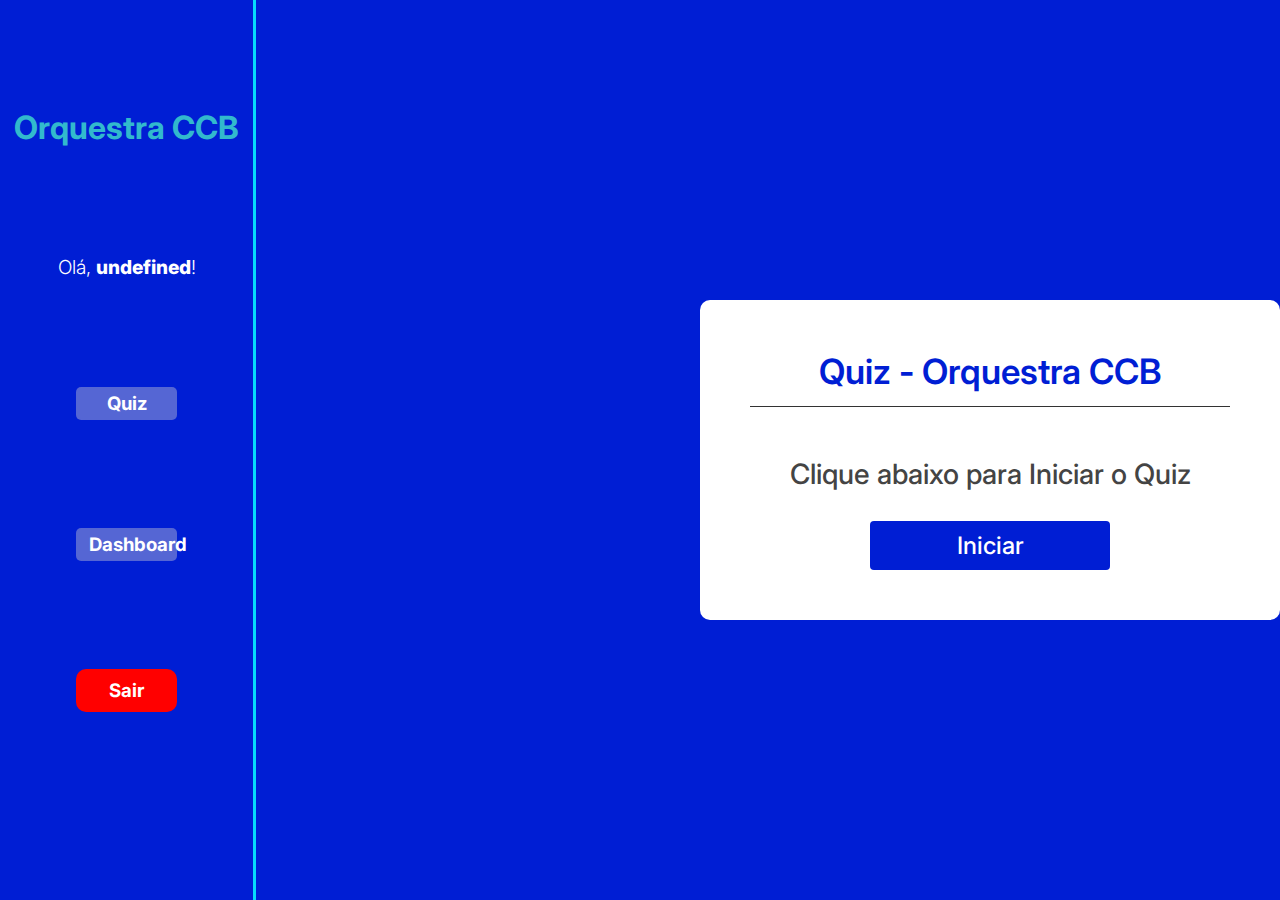
<file: site/public/quiz.html>
<!DOCTYPE html>
<html lang="en">
<head>
    <meta charset="UTF-8">
    <meta name="viewport" content="width=device-width, initial-scale=1.0">
    <title>Quiz CCB Orquestra</title>
    <link rel="stylesheet" href="css/quiz.css">
    <link rel="shortcut icon" href="assets/favicon/image.png" type="image/x-icon"> 
    <script src="js/sessao.js"></script>
  
</head>
<body>
   
    <div class="janela">
        <div class="header-left">
          <h1>Orquestra CCB</h1>
    
          <div class="hello">
            <h3>Olá, <span id="b_usuario">usuário</span>!</h3>
          </div>
    
          <div class="btn-nav">
            <a href="quiz.html">
                <h3>Quiz</h3>
            </a>
          </div>

          <div class="btn-nav">
            <a href="dashboard.html">
                <h3>Dashboard</h3>
            </a>
          </div>
    
          <div class="btn-logout" onclick="voltar()">
            <h3>Sair</h3>
          </div>
        </div>


    <div class="app">
      <div id="inicio-container">
        <h1>Quiz - Orquestra CCB </h1>
        <h2>Clique abaixo para Iniciar o Quiz</h2>
        <button id="comecar-btn" onclick="comecarQuiz()">Iniciar</button>
      </div>
      
        <div id="quiz-container" style="display: none;">
          <h1>Orquestra CCB &#x1F3BB;  &#x1F3B7; &#x1F3BA;</h1>  
          <h2 id="pergunta">Teste seus conhecimentos abaixo</h2>
            <div id="resposta-botoes">
                <button class="btn">Resposta 1</button>
                <button class="btn">Resposta 2</button>
                <button class="btn">Resposta 3</button>
                <button class="btn">Resposta 4</button>
            </div>
            <button id="proximo-btn" style="display: none;">Próximo</button>
        </div>

        <div id="mensagem-final" style="display: none;">
          <button id="dashboard-btn" style="display: none;">Ir para a Dashboard</button>
        </div>
    </div>
    
    
    <script src="js/quiz.js"></script>
    
    <script>
      b_usuario.innerHTML = sessionStorage.NOME_USUARIO;
    </script>
</body>
</html>
</file>
<file: site/public/css/orq.css>
@import url('https://fonts.googleapis.com/css2?family=Inter:ital,opsz,wght@0,14..32,100..900;1,14..32,100..900&display=swap');
* {
    margin: 0;
    padding: 0;
    box-sizing: border-box;
    font-family: "Inter", sans-serif;
}

/*Estilização corpo da página*/
body {
    font-family: Arial;
   /* background-color: #f5f5f5 */
   background: linear-gradient(135deg, #6a8d92, #d1e8e4);
    color: #1c1919;
   
}


/*Estilização header*/
header {
    background-color: #003366;
    padding: 15px;
    position: fixed;
    width: 100%;
    top: 0;
    z-index: 10;
}

.navbar {
    display: flex;
    justify-content: space-between;
    align-items: center;
}

.logo {
    color: #fff;
    font-weight: bold;
}

.nav-links {
    display: flex;
    list-style: none;
    transition: transform 0.5s ease;    
}

.nav-links li {
    margin: 0 15px;
    
}

.nav-links a {
    text-decoration: none;
    color: #fff;
    
}

.nav-links :hover{
    transform: scale(1.07);
}

/* Estilização botões */
.auth-buttons {
    display: flex;
    gap: 10px;
}

.btn {
    padding: 8px 16px;
    border: none;
    border-radius: 4px;
    cursor: pointer;
    transition: background-color 0.3s ease, transform 0.5 ease;
}

.login-btn {
    background-color: #ffcc00;
    color: #003366;
}

.signup-btn {
    background-color: #0073e6;
    color: #fff; 
}

.btn:hover {
    opacity: 0.9;
    transform: scale(1.05);
}
/*Fim da estilização botões e navbar*/


/*Estilização da home*/
.section-home {
    padding: 80px 20px;
    margin-top: 60px;
    text-align: center;
    background-image: url('../assets/imgs/fundo.jpeg');
    background-size: cover;
    background-position: center;
    width: 100%;
    height: 900px;
    color:  #ffffff;
    font-size: 40px;
    padding-top: 5px;
}

.section-home .msg{
    display: grid;
    justify-content: center;
    align-items: center;
    margin-top: 310px;
}

.section-home h1{
    font-size: 60px;
}

.section-home p{
    font-size: 35px;
}
/*Fim da estilização da home*/


/*Estilização da seção sobre mim*/
.sobre-mim {
    padding: 50px 30px;
}

.sobre-mim h2 {
    text-align: center;
    color: #ffff;
    font-size: 4rem;
    margin-bottom: 30px;
    text-shadow: 2px 2px 9px rgba(0, 0, 0, 0.5);
}

.sobre-mim-container {
    display: flex;
    flex-wrap: wrap;
    justify-content: center;
    align-items: center;
    gap: 20px;
}

.sobre-mim-texto {
    flex: 1;
    max-width: 575px;
    text-align: justify;
    font-size: 1.5rem;
    line-height: 1.6;
    text-shadow: 1px 1px 1px rgba(0, 0, 0, 0.5);
}

.sobre-mim-texto p {
    padding-right: 5%;
    margin-right: 10%;
    color: #000;
    font-weight: 600px;
}

.sobre-mim-imagem {
    flex: 1;
    max-width: 450px;
    text-align: center;
}

.sobre-mim-imagem img {
    width: 100%;
    height: auto;
    border-radius: 10px;
    box-shadow: 0 4px 10px rgba(0, 0, 0, 0.1);
}
/*Fim da estilização do sobre mim*/


/*Estilização da história*/
.historia {
    padding: 50px 30px;
    /* background-color: #94c9c6; */
}

.historia h2 {
    text-align: center;
    color: #ffff;
    font-size: 4rem;
    margin-bottom: 30px;
    text-shadow: 2px 2px 9px rgba(0, 0, 0, 0.5);
}

.historia-container {
    display: flex;
    flex-wrap: wrap;
    justify-content: center;
    align-items: center;
    gap: 20px;
}

.historia-texto {
    flex: 1;
    max-width: 575px;
    text-align: left;
    font-size: 1.5rem;
    line-height: 1.6;
    text-shadow: 1px 1px 1px rgba(0, 0, 0, 0.5);
}

.historia-texto p {
    padding-left: 10%;
    margin-left: 5%;
}

.historia-imagem {
    flex: 1;
    max-width: 650px;
    text-align: center;
}

.historia-imagem img {
    width: 100%;
    height: auto;
    border-radius: 10px;
    box-shadow: 0 4px 10px rgba(0, 0, 0, 0.1);
}


/*Estilização instrumentos*/
.instrumentos {
    display: flex; 
    justify-content: space-between; 
    gap: 40px; 
    width: 100%; 
    padding: 10px;
    
}

.container-cordas, .container-madeiras, .container-metais {
    width: 30%; 
    position: relative;
    overflow: hidden;
    display: flex;
    justify-content: center;
    align-items: center;
    margin-top: 50px;
    flex-direction: column;
}

.container-cordas .titulo-categoria{
    font-size: 4rem; 
    color: #a95e13; 
    text-shadow: 1px 1px 1px black; 
    margin-bottom: 20px; 
    text-align: center; 
}


.container-madeiras .titulo-categoria{
    font-size: 4rem; 
    color: #d2bdbd;
    text-shadow: 1px 1px 1px black; 
    margin-bottom: 20px; 
    text-align: center; 
}

.container-metais .titulo-categoria{
    font-size: 4rem; 
    color: #ffff00;
    text-shadow: 1px 1px 1px black; 
    margin-bottom: 20px; 
    text-align: center; 
}


.card-cordas, .card-madeiras, .card-metais {
    display: flex;
    justify-content: center;
    align-items: center;
    transition: transform 0.5s ease-in-out;
}

.lista {
    display: flex;
    gap: 30px; 
}


.slider-btn-cordas {
    position: absolute;
    top: 50%;
    transform: translateY(-50%);
    background: #a95e13;
    color: #fff;
    border: none;
    padding: 15px;
    font-size: 20px;
    cursor: pointer;
    z-index: 10;
    border-radius: 50%;
}

.slider-btn-madeiras {
    position: absolute;
    top: 50%;
    transform: translateY(-50%);
    background: #6e6363;
    color: #fff;
    border: none;
    padding: 15px;
    font-size: 20px;
    cursor: pointer;
    z-index: 10;
    border-radius: 50%;
}


.slider-btn-metais {
    position: absolute;
    top: 50%;
    transform: translateY(-50%);
    background: #d7d700;
    color: #ffffff;
    border: none;
    padding: 15px;
    font-size: 20px;
    cursor: pointer;
    z-index: 10;
    border-radius: 50%;
}



.prev-btn-cordas {
    left: 5px;
}

.next-btn-cordas {
    right: 10px;
}

.prev-btn-madeiras {
    left: 5px;
}

.next-btn-madeiras {
    right: 10px;
}

.prev-btn-metais {
    left: 5px;
}

.next-btn-metais {
    right: 10px;
}

.lista .item-lista-cordas {
    display: none; 
}
.lista .item-lista-madeiras {
    display: none; 
}
.lista .item-lista-metais {
    display: none; 
}

.lista .item-lista-cordas.active{
    display: block; 
}
.lista .item-lista-madeiras.active{
    display: block; 
}
.lista .item-lista-metais.active{
    display: block; 
}


.lista.show-all .item-lista-cordas {
    display: block; 
}
.lista.show-all .item-lista-madeiras{
    display: block;
}
.lista.show-all .item-lista-metais{
    display: block;
}

.lista .item-lista-cordas, .item-lista-madeiras, .item-lista-metais{
    list-style: none;
}


.lista .item-lista-cordas .link,
.lista .item-lista-madeiras .link,
.lista .item-lista-metais .link{
    width: 400px;
    display: block;
    background: #ffffff;
    padding: 18px;
    border-radius: 12px;
    text-decoration: none;
    border: 2px solid transparent;
    transition: 0.2s ease;
    text-shadow: 1px 1px 1px black;
    box-shadow: 0 10px 10px rgba(0, 0, 0, 0.05);
}


.lista .item-lista-cordas .link:hover {
    border-color: #a95e13;
    transform: scale(1.04);
}

.lista .item-lista-madeiras .link:hover {
    border-color: #151212;
    transform: scale(1.04);
}

.lista .item-lista-metais .link:hover {
    border-color: #ffff00;
    transform: scale(1.04);
}

.lista .link .img{
    width: 200px;
    height: 200px;
    margin: auto;
    margin-left: 70px;
    object-fit: contain;
    border-radius: 10px;    
}

.lista .link .titulo-cordas{
    color: #a95e13;
    padding: 8px 16px;
    font-size: 2.0rem;
    font-weight: 500;
    margin: 16px 0 18px;
    width: fit-content;
    border-radius: 12px;
    margin: auto;
    padding-top: 2%;
    margin-top: 2%;
}

.lista .link .titulo-madeiras{
    color: #d2bdbd;;
    padding: 8px 16px;
    font-size: 2.0rem;
    font-weight: 500;
    margin: 16px 0 18px;
    width: fit-content;
    border-radius: 12px;
    margin: auto;
    padding-top: 2%;
    margin-top: 2%;
}

.lista .link .titulo-metais{
    color: #ffff00;
    padding: 8px 16px;
    font-size: 2.0rem;
    font-weight: 500;
    margin: 16px 0 18px;
    width: fit-content;
    border-radius: 12px;
    margin: auto;
    padding-top: 2%;
    margin-top: 2%;
}

.lista .link .texto{
    font-size: 1.19rem;
    color: #000;
    font-weight: 600px;
    padding-top: 5%;
    text-align: center;
}

.lista .link .botao-seta-cordas{
    height: 35px;
    width: 35px;
    border-radius: 50%;
    color: #a95e13;
    background: none;
    cursor: pointer;
    margin: 30px 0px 5px;
    border: 2px solid #a95e13;
    transform: rotate(-45deg);
    transition: 0.4s ease;
}

.lista .link:hover .botao-seta-cordas{
    color: #fff;
    background: #a95e13;
}

.lista .link .botao-seta-madeiras{
    height: 35px;
    width: 35px;
    border-radius: 50%;
    color: #d2bdbd;
    background: none;
    cursor: pointer;
    margin: 30px 0px 5px;
    border: 2px solid #d2bdbd;
    transform: rotate(-45deg);
    transition: 0.4s ease;
}

.lista .link:hover .botao-seta-madeiras{
    color: #fff;
    background: #6e6363;
}

.lista .link .botao-seta-metais{
    height: 35px;
    width: 35px;
    border-radius: 50%;
    color: #ffff00;
    background: none;
    cursor: pointer;
    margin: 30px 0px 5px;
    border: 2px solid #ffff00;
    transform: rotate(-45deg);
    transition: 0.4s ease;
}

.lista .link:hover .botao-seta-metais{
    color: #fff;
    background: #ffff00;
}



/*Estilização linha hinário*/
.section-hinario{
    display: flex; 
    justify-content: space-between; 
    gap: 40px; 
    width: 100%; 
    padding: 10px;
    height: 1000px;
    max-height: 1200px;
}


.linha{
    width: 100%; 
    position: relative;
    display: flex;
    justify-content: center;
    align-items: center;
    flex-direction: column;
}

.linha .titulo-hinario{
    font-size: 4rem; 
    color: #a95e13; 
    text-shadow: 1px 1px 1px black; 
    margin-bottom: 100px; 
    text-align: center; 
    margin-top: 10px;
}

.linha .hinarios{
    font-size: 2rem; 
    color: #a95e13; 
    text-shadow: 1px 1px 1px black; 
    margin-bottom: 5px; 
    text-align: center; 
    margin-top: 10px;
}



.timeline {
    display: flex;
    text-align: center;
    gap: 30px;
   width: 100%;
   border-radius: 10px;
   justify-content: center;
   align-items: center;
   height: 500px;
}

.timeline-item {
    background-color: #fff;
    color: #000;
    padding: 10px;
    border-radius:10px;
    max-width: 500px;
    margin: 0 5px;
    transition: 0.5s ease;
    border: 1px solid transparent;
}

.timeline-item:hover {
    border-color: 1px solid #a95e13;
    background-color: #0073e6;
    transform: scale(1.04);
    

}

.timeline-item p{
    font-size: 22px;
    text-shadow: 1px 1px 1px black;
    font-weight: 500;
}

.timeline-item .img-hin-1{
    width: 200px;
    object-fit: contain;
    border-radius: 10px;
}

.timeline-item .img-hin-2{
    width: 150px;
    object-fit: contain;
    border-radius: 10px;
    
}

.timeline-item .img-hin-3{
    width: 171px;
    object-fit: contain;
    border-radius: 10px;
}

.timeline-item .img-hin-4{
    width: 200px;
    object-fit: contain;
}

footer {
    background-color: #003366;
    color: #fff;
    text-align: center;
    padding: 10px;
    position: fixed;
    width: 100%;
    bottom: 0;
}


/* Responsividade */
@media (max-width: 768px) {
    .nav-links {
        display: none;
        flex-direction: column;
        background-color: #003366;
        position: absolute;
        top: 60px;
        right: 20px;
        width: 200px;
        border-radius: 8px;
    }

    .nav-links li {
        margin: 10px 0;
        text-align: center;
    }

    .nav-links.show {
        display: flex;
    }

    .auth-buttons {
        flex-direction: column;
        gap: 5px;
    }
}


.menu-icon {
    display: none;
    font-size: 1.5em;
    color: #fff;
    cursor: pointer;
}

@media (max-width: 768px) {
    .menu-icon {
        display: block;
    }
}
</file>
<file: site/public/css/cadastro-login.css>
@import url('https://fonts.googleapis.com/css2?family=Inter:ital,opsz,wght@0,14..32,100..900;1,14..32,100..900&display=swap');
* {
    margin: 0;
    padding: 0;
    box-sizing: border-box;
    font-family: "Inter", sans-serif;
  }
  
  /* Corpo da página */
  body {
    display: flex;
    justify-content: center;
    align-items: center;
    min-height: 100vh;
    background: linear-gradient(135deg, #6a8d92, #d1e8e4);
  }
  
  /* Contêiner principal */
  .container {
    background-color: #fff;
    border-radius: 12px;
    box-shadow: 0 4px 6px rgba(0, 0, 0, 0.1);
    width: 100%;
    max-width: 500px;
    padding: 30px;
  }
  
  /* Cartão de cadastro */
  .card {
    text-align: center;
  }
  
  .card h2 {
    font-size: 24px;
    margin-bottom: 10px;
    color: #2a5d67;
  }
  
  .card .quote {
    font-style: italic;
    font-size: 20px;
    color: #000000;
    margin-bottom: 20px;
  }
  
  .formulario {
    display: flex;
    flex-direction: column;
    gap: 15px;
  }
  
  .campo {
    text-align: left;
  }
  
  .campo span {
    display: block;
    font-size: 18px;
    margin-bottom: 5px;
    color: #000000;
    font-weight: bolder;
  }
  
  .campo input {
    width: 100%;
    padding: 10px;
    font-size: 14px;
    border: 1px solid #ccc;
    border-radius: 8px;
    transition: all 0.3s;
  }
  
  .campo input:focus {
    border-color: #2a5d67;
    outline: none;
    box-shadow: 0 0 5px rgba(42, 93, 103, 0.2);
  }
  
  /* Botão */
  .botao {
    width: 100%;
    padding: 10px;
    background-color: #2a5d67;
    color: #fff;
    border: none;
    border-radius: 8px;
    font-size: 16px;
    cursor: pointer;
    transition: background-color 0.3s;
  }
  
  .botao:hover {
    background-color: #244d55;
    transform: scale(1.04);
  }
  

  /* Link */
  .link {
    margin-top: 10px;
    font-size: 20px;
  }
  
  .link a {
    color: #2a5d67;
    text-decoration: none;
    font-weight: bold;
  }
  
  .link a:hover {
    text-decoration: underline;
  }
  
  /* Alerta de erro */
  .alerta_erro {
    display: none;
  }
  
  .card_erro {
    background-color: #ffdddd;
    border: 1px solid #ff5c5c;
    padding: 10px;
    border-radius: 8px;
    color: #b30000;
    text-align: center;
    margin-bottom: 15px;
  }
  
  /* Div de carregamento */
  .loading-div {
    width: 50px;
    display: none;
  }
  
  .loading-div img {
    height: 50px;
    width: 50px;
  }
</file>
<file: site/public/css/quiz.css>
@import url('https://fonts.googleapis.com/css2?family=Inter:ital,opsz,wght@0,14..32,100..900;1,14..32,100..900&display=swap');

*{
  margin: 0;
  padding: 0;
  font-family: "Inter", sans-serif;
  box-sizing: border-box;
}

body{
  background: #001ed4;
}

.janela {
  display: flex;

}

.header-left a {
  text-decoration: none;
  color: white;
}

.header-left {
  position: fixed;
  top: 0;
  left: 0;
  z-index: 999;
  height: 100vh;
  width: 20%;
  display: flex;
  flex-direction: column;
  justify-content: space-evenly;
  align-items: center;
  border-right: 3px solid #06dbfc;
  background-color: #001ed4;
}
.header-left h1 {
  color: #32b9cd;
}

.hello {
  width: 100%;
  display: flex;
  justify-content: center;
}

.hello h3 {
  color: #ffffff;
  font-weight: 300;
  font-size: 1.2rem;
}

.hello h3 span {
  font-weight: 800;
}

.btn-nav {
  width: 40%;
  color: white;
  background-color: #5566d4;
  border-radius: 5px;
  text-align: center;
  padding: 2% 5%;
}

.btn-nav-white {
  width: 40%;
  background-color: white;
  border: 3px solid #e6005a;
  border-radius: 5px;
  text-align: center;
  padding: 2% 5%;
}

.btn-nav-white h3 {
padding: 0;
margin: 0;
}

.btn-nav h3,
.btn-logout h3 {
  margin: 0;
  padding: 0;
}

.btn-logout {
  margin: 0;
  padding: 0;
  width: 40%;
  background-color: rgb(255, 0, 0);
  color: white;
  border-radius: 10px;
  text-align: center;
  padding: 10px 15px;
  margin-bottom: 80px;
}


.app{
    background: #fff;
    width: 100%;
    max-width: 600px;
    margin: 300px auto 200px 700px;
    border-radius: 10px;
    padding: 30px;
}

.app h1{
    font-size: 25px;
    color: #001ed4;
    font-weight: 600;
    border-bottom: 1px solid #333;
    padding-bottom: 5px;
    text-align: center;
padding-bottom: 3%;

}

.quiz{
  padding: 20px 0;

}

#pergunta{
    font-size: 20px;
    color: #001ed4;
    font-weight: 600;
    padding-top: 5%;
}

.btn{
    background: #fff;
    color: #222;
    font-weight: 500;
    width: 100%;
    border: 1px solid #222;
    padding: 10px;
    margin: 10px 0;
    text-align: left;
    border-radius: 4px;
    cursor: pointer;
    transition: all 0.3s ease;
}


.btn:hover:not([disabled]){
    background: #222;
    color: #fff;
}

.btn:disabled{
    cursor: no-drop;
}

#proximo-btn{
    background: #001ed4;
    color: #fff;
    font-weight: 500;
    width: 150px;
    border: 0;
    padding: 10px;
    margin: 20px auto 0;
    border-radius: 4px;
    cursor: pointer;
    display: none;
}

.correta{
    background: #9aeabc;
}

.incorreta{
    background: #ff9393;
}

/* Mensagem inicial e final */
#inicio-container {
  text-align: center;
  padding: 20px;
}

#inicio-container h1 {
  font-size: 35px;
  color: #001ed4;
  font-weight: 600;
  margin-bottom: 50px;
}

#inicio-container h2 {
  font-size: 28px;
  color: #444;
  font-weight: 500;
  margin-bottom: 30px;
}

#inicio-container button {
  background: #001ed4;
  color: #fff;
  font-weight: 500;
  padding: 10px 20px;
  border: 0;
  border-radius: 4px;
  cursor: pointer;
  transition: all 0.3s ease;
  font-size: 24px;
  width: 50%;
}

#inicio-container button:hover {
  background: #0036a5;
transform: scale(1.05);
}



#proximo-btn {
  display: none; /* Botão oculto por padrão */
}

#proximo-btn.block {
  display: block; /* Mostra o botão quando necessário */
}
</file>
